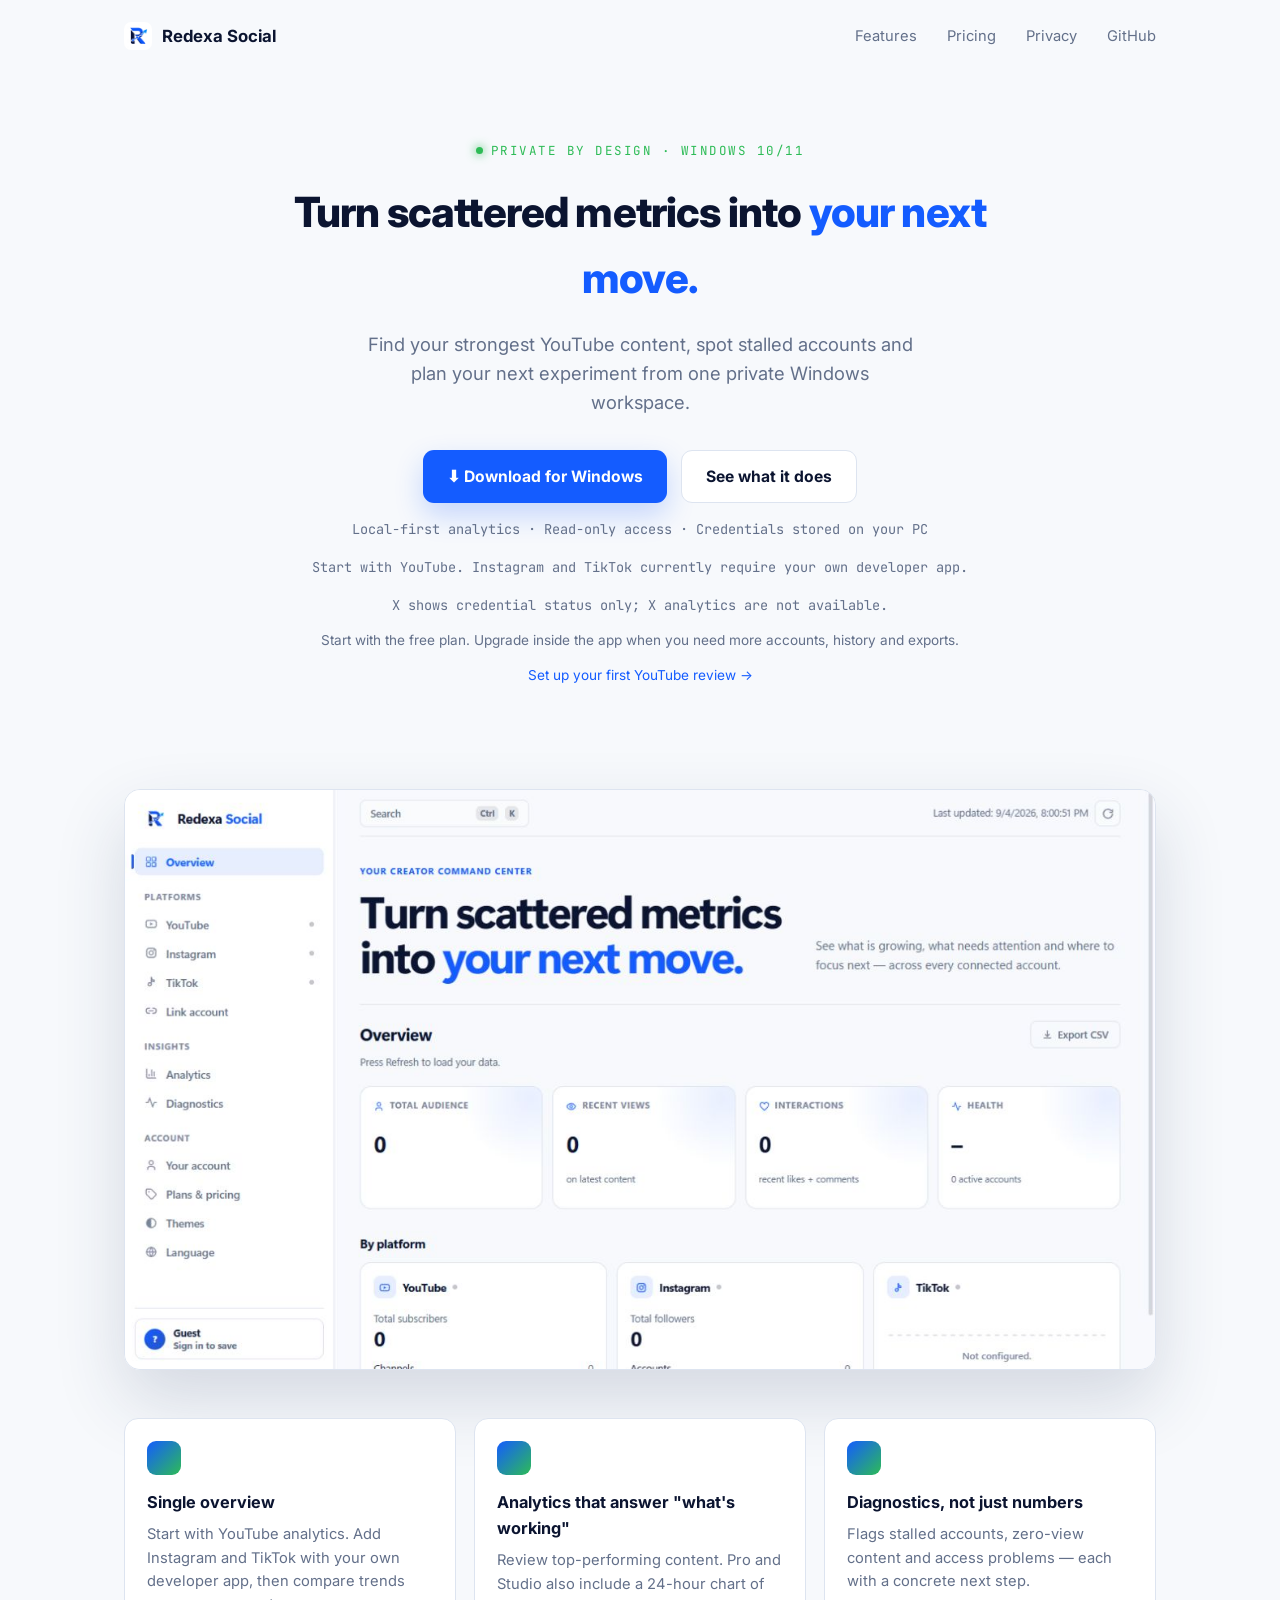
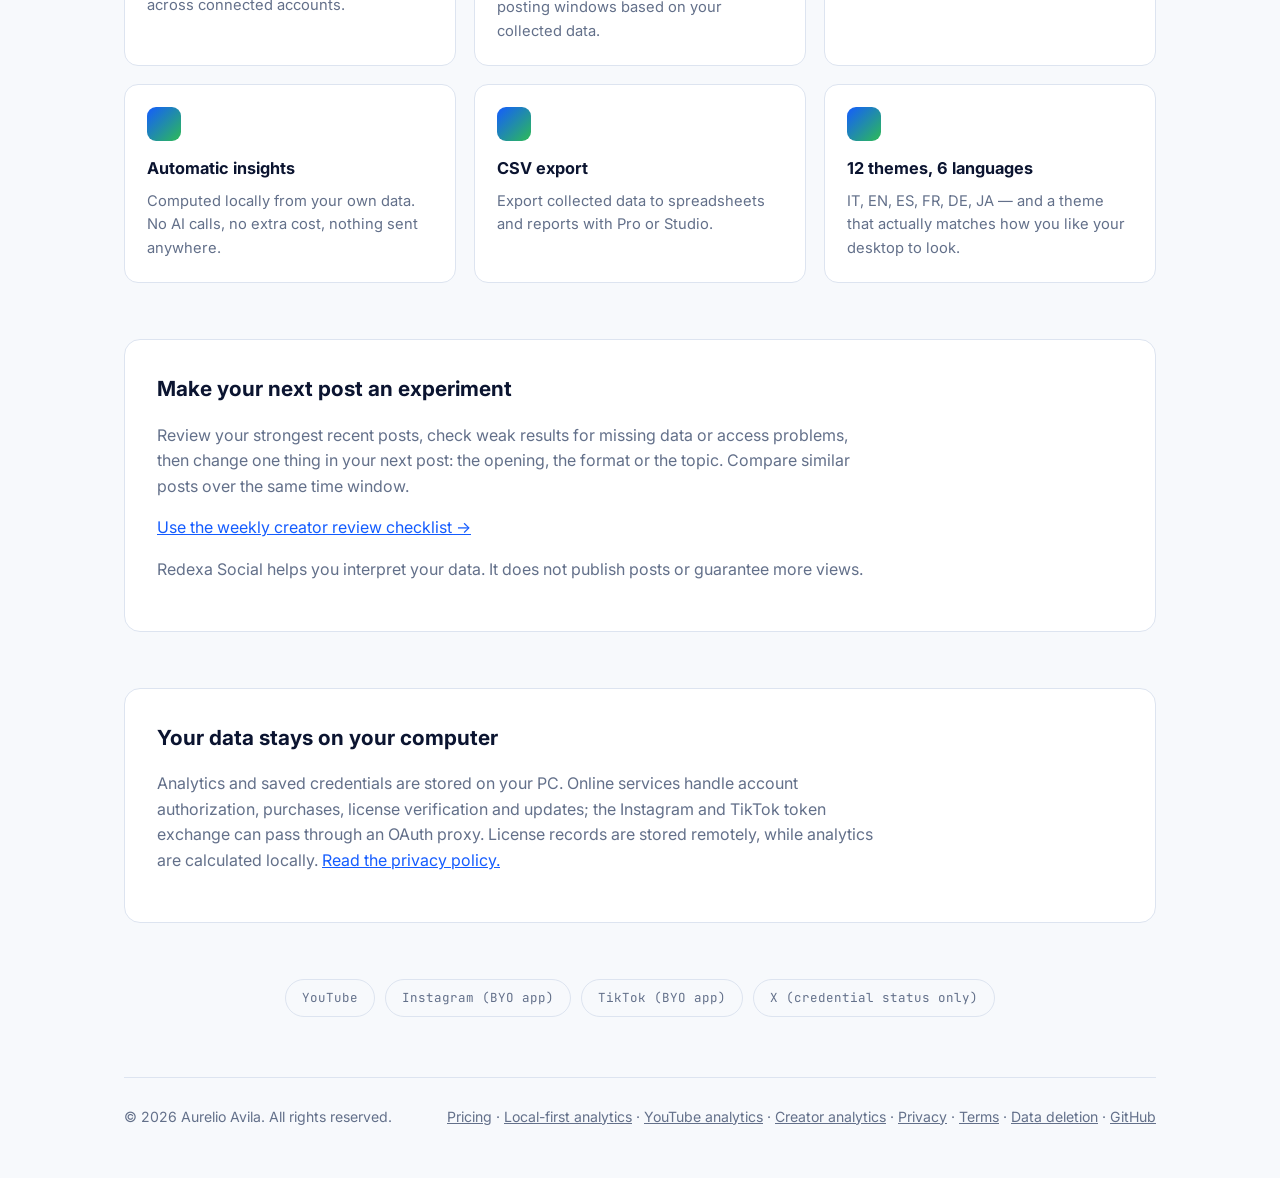
<file: docs/index.html>
<!doctype html>
<html lang="en">
<head>
<meta charset="utf-8">
<meta name="viewport" content="width=device-width, initial-scale=1">
<link rel="preconnect" href="https://fonts.googleapis.com">
<link rel="preconnect" href="https://fonts.gstatic.com" crossorigin>
<link href="https://fonts.googleapis.com/css2?family=Inter:wght@400;500;700;800&family=JetBrains+Mono:wght@500&display=swap" rel="stylesheet">
<link rel="icon" href="app-icon-1024.png" type="image/png">
<meta name="application-name" content="Redexa Social">
<meta name="description" content="Private YouTube analytics for Windows 10 and 11: find your strongest content and plan your next upload. Instagram and TikTok need your own developer app.">
<link rel="canonical" href="https://redexa.getcertsprint.com/">
<meta property="og:type" content="website">
<meta property="og:site_name" content="Redexa Social">
<meta property="og:title" content="Redexa Social — turn scattered metrics into your next move">
<meta property="og:description" content="Private YouTube analytics for Windows 10 and 11: find your strongest content and plan your next upload. Instagram and TikTok need your own developer app.">
<meta property="og:url" content="https://redexa.getcertsprint.com/">
<meta property="og:image" content="https://redexa.getcertsprint.com/redexa-social-overview.png"><meta property="og:image:width" content="1269"><meta property="og:image:height" content="714">
<meta name="twitter:card" content="summary_large_image">
<meta name="twitter:title" content="Redexa Social — your creator command center">
<meta name="twitter:description" content="Private YouTube analytics for Windows 10 and 11: find your strongest content and plan your next upload. Instagram and TikTok need your own developer app.">
<meta name="twitter:image" content="https://redexa.getcertsprint.com/redexa-social-overview.png">
<title>Redexa Social — Private Social Analytics for Windows</title>
<script type="application/ld+json">
{
  "@context": "https://schema.org",
  "@type": "SoftwareApplication",
  "name": "Redexa Social",
  "url": "https://redexa.getcertsprint.com/",
  "description": "Private YouTube analytics for Windows 10 and 11: find your strongest content and plan your next upload. Instagram and TikTok need your own developer app.",
  "applicationCategory": "BusinessApplication",
  "operatingSystem": "Windows 10, Windows 11",
  "downloadUrl": "https://redexa.getcertsprint.com/download",
  "image": "https://redexa.getcertsprint.com/redexa-social-overview.png",
  "sameAs": [
    "https://github.com/AurelioAvila/redexa-social"
  ],
  "author": { "@type": "Person", "name": "Aurelio Avila" },
  "softwareVersion": "1.12.0",
  "offers": [
    { "@type": "Offer", "name": "Free", "price": "0", "priceCurrency": "EUR" },
    { "@type": "Offer", "name": "Pro monthly", "price": "7.99", "priceCurrency": "EUR" },
    { "@type": "Offer", "name": "Pro yearly", "price": "49.99", "priceCurrency": "EUR" },
    { "@type": "Offer", "name": "Studio monthly", "price": "10.99", "priceCurrency": "EUR" },
    { "@type": "Offer", "name": "Studio yearly", "price": "69.99", "priceCurrency": "EUR" }
  ]
}
</script>
<style>
  :root {
    --bg: #f7f9fc; --panel: #ffffff; --panel-line: #dde4f0;
    --text: #0b1430; --muted: #63708a; --accent: #145cff; --accent2: #2dbb56;
  }
  * { box-sizing: border-box; }
  body {
    margin: 0; background: var(--bg); color: var(--text);
    font-family: "Inter", -apple-system, Segoe UI, Roboto, sans-serif;
    line-height: 1.6;
  }
  a { color: var(--accent); }
  .wrap { max-width: 1080px; margin: 0 auto; padding: 0 24px; }
  header.site { display: flex; align-items: center; justify-content: space-between; padding: 22px 0; }
  .brand { display: flex; align-items: center; gap: 10px; font-weight: 700; font-size: 1.05em; }
  .brand img { width: 28px; height: 28px; border-radius: 7px; }
  nav.site a { color: var(--muted); text-decoration: none; margin-left: 26px; font-size: 0.92em; }
  nav.site a:hover { color: var(--text); }
  .hero { padding: 56px 0 40px; text-align: center; }
  .eyebrow {
    font-family: "JetBrains Mono", ui-monospace, monospace; font-size: 12.5px;
    letter-spacing: 0.12em; text-transform: uppercase; color: var(--accent2);
    display: inline-flex; align-items: center; gap: 8px; margin-bottom: 18px;
  }
  .eyebrow .dot { width: 7px; height: 7px; border-radius: 50%; background: var(--accent2); box-shadow: 0 0 10px 1px color-mix(in srgb, var(--accent2) 70%, transparent); }
  h1 { font-size: 2.6em; font-weight: 800; letter-spacing: -0.02em; margin: 0 auto 18px; max-width: 720px; }
  h1 em { font-style: normal; color: var(--accent); }
  .sub { color: var(--muted); font-size: 1.15em; max-width: 560px; margin: 0 auto 32px; }
  .cta-row { display: flex; justify-content: center; gap: 14px; flex-wrap: wrap; }
  .btn { display: inline-flex; align-items: center; gap: 8px; padding: 13px 24px; border-radius: 11px; font-weight: 700; font-size: 0.98em; text-decoration: none; }
  .btn.primary { background: var(--accent); color: #fff; box-shadow: 0 12px 28px rgba(20,92,255,.22); }
  .btn.ghost { background: var(--panel); color: var(--text); border: 1px solid var(--panel-line); }
  .tipline { margin-top: 10px; color: var(--muted); font-size: 0.85em; }
  .tipline a { color: var(--accent); text-decoration: none; border-bottom: 1px solid transparent; }
  .tipline a:hover { border-bottom-color: currentColor; }
  .fineprint { margin-top: 16px; color: var(--muted); font-size: 0.85em; font-family: "JetBrains Mono", ui-monospace, monospace; }
  .shot { margin: 48px 0; border-radius: 16px; overflow: hidden; border: 1px solid var(--panel-line); box-shadow: 0 30px 70px rgba(31,48,86,.16); }
  .shot img { display: block; width: 100%; height: auto; }
  .grid { display: grid; grid-template-columns: repeat(3, 1fr); gap: 18px; margin: 20px 0 56px; }
  .card { background: var(--panel); border: 1px solid var(--panel-line); border-radius: 14px; padding: 22px; }
  .card .glyph { width: 34px; height: 34px; border-radius: 9px; background: linear-gradient(135deg, var(--accent), var(--accent2)); margin-bottom: 14px; }
  .card h3 { margin: 0 0 8px; font-size: 1.02em; }
  .card p { margin: 0; color: var(--muted); font-size: 0.92em; }
  .trust { background: var(--panel); border: 1px solid var(--panel-line); border-radius: 16px; padding: 32px; margin: 0 0 56px; }
  .trust h2 { margin-top: 0; font-size: 1.3em; }
  .trust p { color: var(--muted); max-width: 720px; }
  .platforms { display: flex; gap: 10px; flex-wrap: wrap; justify-content: center; margin: 0 0 60px; }
  .platforms span {
    font-family: "JetBrains Mono", ui-monospace, monospace; font-size: 12.5px;
    padding: 8px 16px; border-radius: 999px; background: rgba(255,255,255,0.05); border: 1px solid var(--panel-line); color: var(--muted);
  }
  footer.site { border-top: 1px solid var(--panel-line); padding: 28px 0 50px; color: var(--muted); font-size: 0.88em; display: flex; justify-content: space-between; flex-wrap: wrap; gap: 12px; }
  footer.site a { color: var(--muted); text-decoration: underline; }
  @media (max-width: 720px) {
    .grid { grid-template-columns: 1fr; }
    h1 { font-size: 2em; }
  }
</style>
</head>
<body>
<div class="wrap">
  <header class="site">
    <div class="brand"><img src="app-icon-1024.png" alt="" width="32" height="32" decoding="async"><span>Redexa Social</span></div>
    <nav class="site">
      <a href="#features">Features</a>
      <a href="pricing.html">Pricing</a>
      <a href="#privacy">Privacy</a>
      <a href="https://github.com/AurelioAvila/redexa-social">GitHub</a>
    </nav>
  </header>

  <main>
  <section class="hero">
    <p class="eyebrow"><span class="dot"></span>Private by design · Windows 10/11</p>
    <h1>Turn scattered metrics into <em>your next move.</em></h1>
    <p class="sub">Find your strongest YouTube content, spot stalled accounts and plan your next experiment from one private Windows workspace.</p>
    <div class="cta-row">
      <a class="btn primary" href="https://redexa.getcertsprint.com/download">⬇ Download for Windows</a>
      <a class="btn ghost" href="#features">See what it does</a>
    </div>
    <p class="fineprint">Local-first analytics · Read-only access · Credentials stored on your PC</p>
    <p class="fineprint">Start with YouTube. Instagram and TikTok currently require your own developer app.</p>
    <p class="fineprint">X shows credential status only; X analytics are not available.</p>
    <p class="tipline">Start with the free plan. Upgrade inside the app when you need more accounts, history and exports.</p>
    <p class="tipline"><a href="getting-started.html">Set up your first YouTube review →</a></p>
  </section>

  <div class="shot"><img src="screenshots/overview.png" width="1269" height="714" fetchpriority="high" decoding="async" alt="Redexa Social overview showing total audience, recent views, interactions and per-platform performance"></div>

  <section id="features" class="grid">
    <div class="card">
      <div class="glyph"></div>
      <h3>Single overview</h3>
      <p>Start with YouTube analytics. Add Instagram and TikTok with your own developer app, then compare trends across connected accounts.</p>
    </div>
    <div class="card">
      <div class="glyph"></div>
      <h3>Analytics that answer "what's working"</h3>
      <p>Review top-performing content. Pro and Studio also include a 24-hour chart of posting windows based on your collected data.</p>
    </div>
    <div class="card">
      <div class="glyph"></div>
      <h3>Diagnostics, not just numbers</h3>
      <p>Flags stalled accounts, zero-view content and access problems — each with a concrete next step.</p>
    </div>
    <div class="card">
      <div class="glyph"></div>
      <h3>Automatic insights</h3>
      <p>Computed locally from your own data. No AI calls, no extra cost, nothing sent anywhere.</p>
    </div>
    <div class="card">
      <div class="glyph"></div>
      <h3>CSV export</h3>
      <p>Export collected data to spreadsheets and reports with Pro or Studio.</p>
    </div>
    <div class="card">
      <div class="glyph"></div>
      <h3>12 themes, 6 languages</h3>
      <p>IT, EN, ES, FR, DE, JA — and a theme that actually matches how you like your desktop to look.</p>
    </div>
  </section>

  <section class="trust" aria-labelledby="weekly-review">
    <h2 id="weekly-review">Make your next post an experiment</h2>
    <p>Review your strongest recent posts, check weak results for missing data or access problems, then change one thing in your next post: the opening, the format or the topic. Compare similar posts over the same time window.</p>
    <p><a href="weekly-social-media-review.html">Use the weekly creator review checklist →</a></p>
    <p>Redexa Social helps you interpret your data. It does not publish posts or guarantee more views.</p>
  </section>
  <section id="privacy" class="trust">
    <h2>Your data stays on your computer</h2>
    <p>Analytics and saved credentials are stored on your PC. Online services handle account authorization, purchases, license verification and updates; the Instagram and TikTok token exchange can pass through an OAuth proxy. License records are stored remotely, while analytics are calculated locally. <a href="privacy.html">Read the privacy policy.</a></p>
  </section>

  <div class="platforms">
    <span>YouTube</span><span>Instagram (BYO app)</span><span>TikTok (BYO app)</span><span>X (credential status only)</span>
  </div>
  </main>

  <footer class="site">
    <span>© 2026 Aurelio Avila. All rights reserved.</span>
    <span><a href="pricing.html">Pricing</a> · <a href="local-first-social-media-analytics.html">Local-first analytics</a> · <a href="youtube-analytics-dashboard.html">YouTube analytics</a> · <a href="multi-platform-creator-analytics.html">Creator analytics</a> · <a href="privacy.html">Privacy</a> · <a href="terms.html">Terms</a> · <a href="data-deletion.html">Data deletion</a> · <a href="https://github.com/AurelioAvila/redexa-social">GitHub</a></span>
  </footer>
</div>
</body>
</html>
</file>
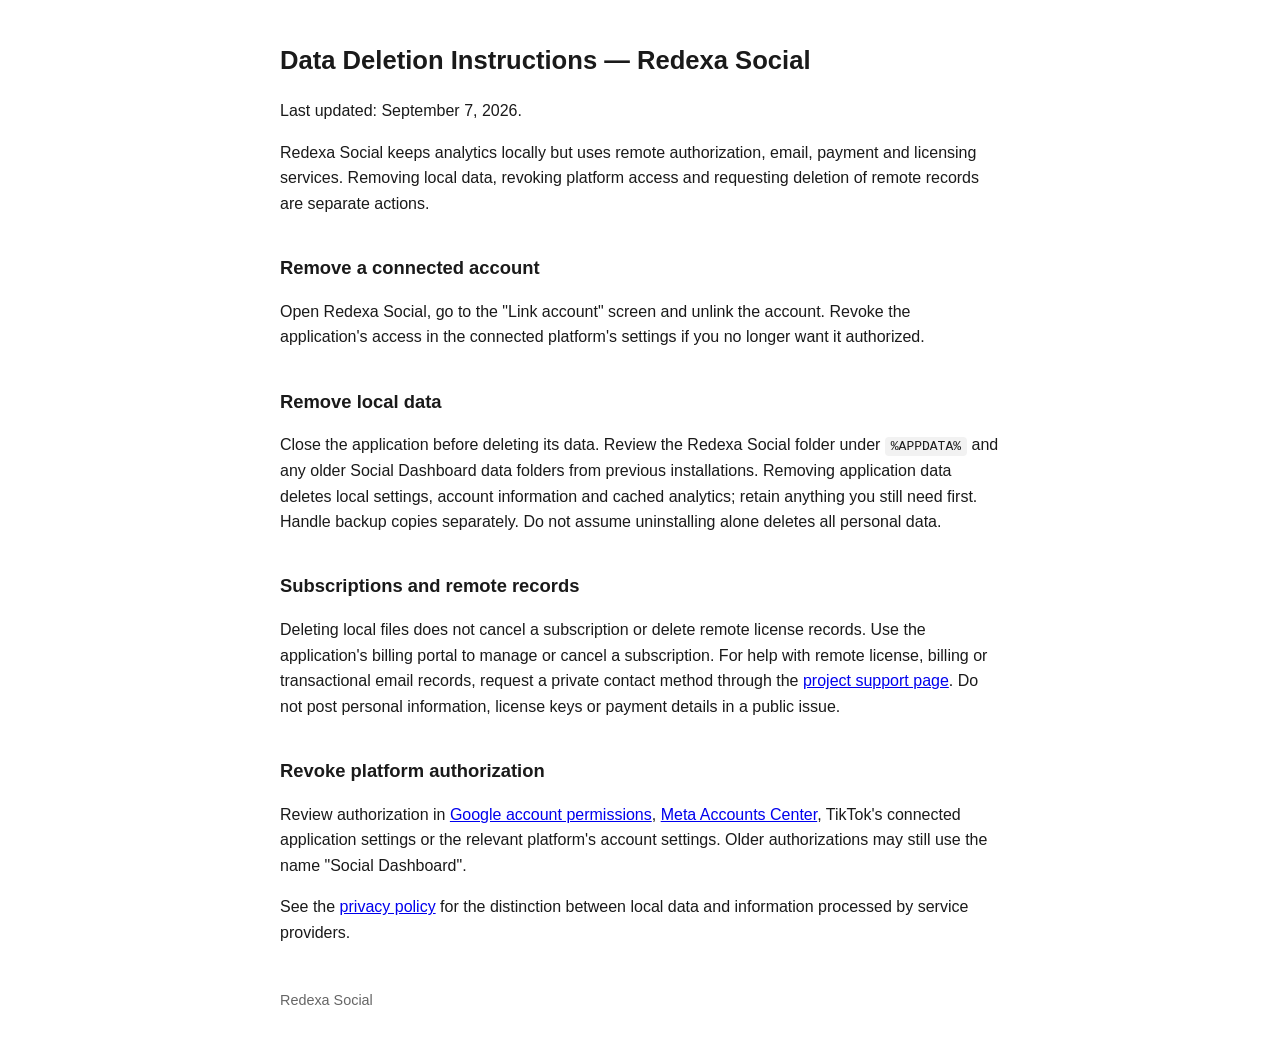
<file: docs/data-deletion.html>
<!doctype html>
<html lang="en">
<head>
<meta charset="utf-8">
<meta name="viewport" content="width=device-width, initial-scale=1">
<title>How to delete your Redexa Social data</title>
<meta name="description" content="Remove local Redexa Social data on Windows, unlink a connected account, revoke platform authorization and request deletion of remote licence records.">
<link rel="canonical" href="https://redexa.getcertsprint.com/data-deletion">
<style>
  body { font-family: -apple-system, Segoe UI, Roboto, sans-serif; max-width: 720px; margin: 40px auto; padding: 0 20px; line-height: 1.6; color: #1a1a1a; }
  h1 { font-size: 1.6em; }
  h2 { font-size: 1.15em; margin-top: 2em; }
  code { background: #f2f2f2; padding: 2px 6px; border-radius: 4px; }
  ol, ul { padding-left: 1.4em; }
  footer { margin-top: 3em; font-size: 0.9em; color: #666; }
</style>
</head>
<body>
<h1>Data Deletion Instructions — Redexa Social</h1>
<p>Last updated: September 7, 2026.</p>
<p>Redexa Social keeps analytics locally but uses remote authorization, email, payment and licensing services. Removing local data, revoking platform access and requesting deletion of remote records are separate actions.</p>
<h2>Remove a connected account</h2>
<p>Open Redexa Social, go to the &quot;Link account&quot; screen and unlink the account. Revoke the application's access in the connected platform's settings if you no longer want it authorized.</p>
<h2>Remove local data</h2>
<p>Close the application before deleting its data. Review the Redexa Social folder under <code>%APPDATA%</code> and any older Social Dashboard data folders from previous installations. Removing application data deletes local settings, account information and cached analytics; retain anything you still need first. Handle backup copies separately. Do not assume uninstalling alone deletes all personal data.</p>
<h2>Subscriptions and remote records</h2>
<p>Deleting local files does not cancel a subscription or delete remote license records. Use the application's billing portal to manage or cancel a subscription. For help with remote license, billing or transactional email records, request a private contact method through the <a href="https://github.com/AurelioAvila/redexa-social/issues">project support page</a>. Do not post personal information, license keys or payment details in a public issue.</p>
<h2>Revoke platform authorization</h2>
<p>Review authorization in <a href="https://myaccount.google.com/permissions">Google account permissions</a>, <a href="https://accountscenter.instagram.com/">Meta Accounts Center</a>, TikTok's connected application settings or the relevant platform's account settings. Older authorizations may still use the name &quot;Social Dashboard&quot;.</p>
<p>See the <a href="https://redexa.getcertsprint.com/privacy">privacy policy</a> for the distinction between local data and information processed by service providers.</p>

<footer>Redexa Social</footer>
</body>
</html>
</file>
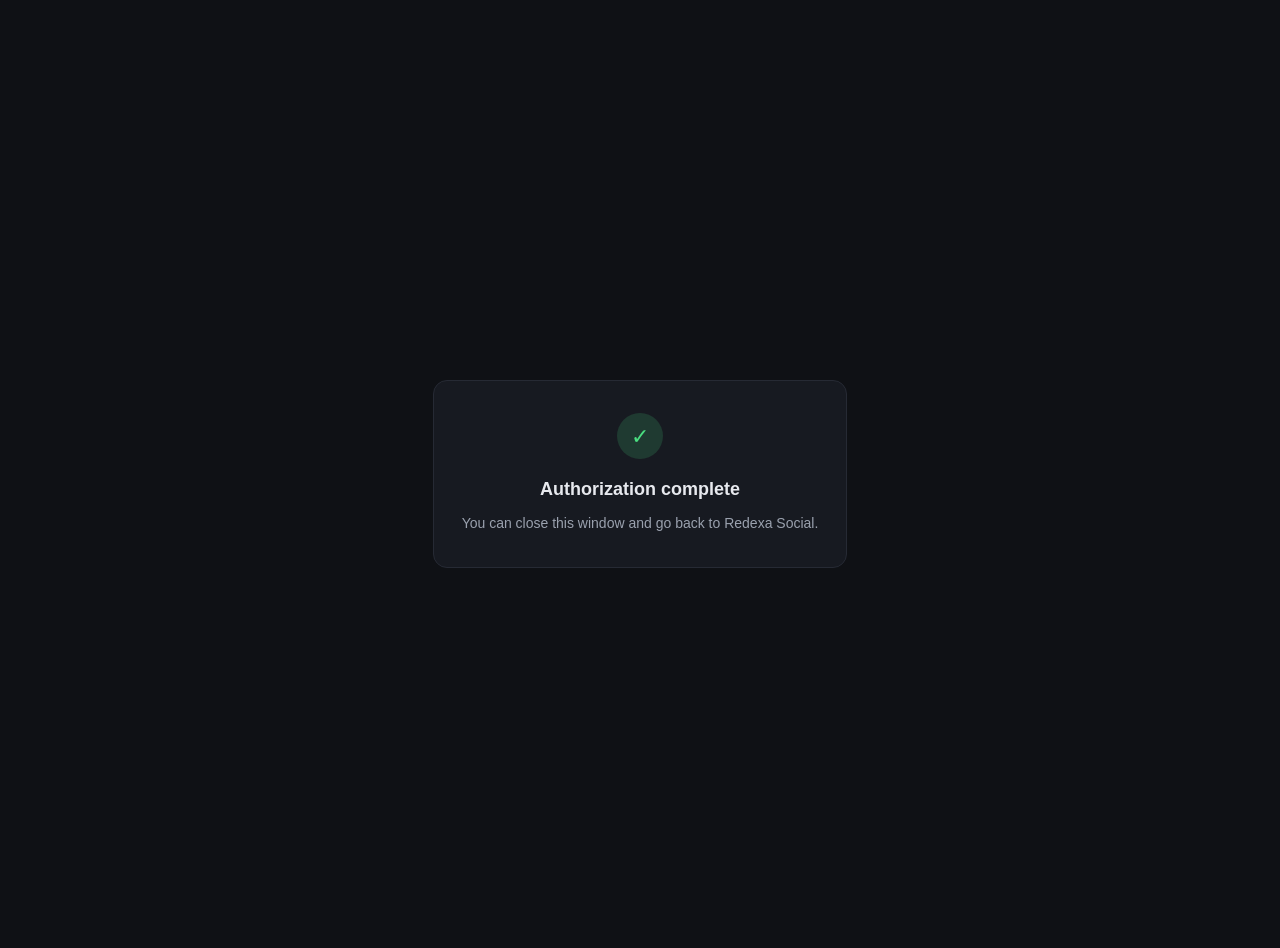
<file: docs/instagram-callback.html>
<!doctype html>
<html lang="en">
<head>
<meta charset="utf-8">
<meta name="viewport" content="width=device-width, initial-scale=1">
<meta name="robots" content="noindex">
<title>Authorization complete — Redexa Social</title>
<!--
  Instagram authorization landing page.

  Must stay deliberately dumb: no router, no redirect, no script touching
  the URL. The desktop app reads the `code` parameter from this window's
  address bar, so any client-side rewrite would lose the code and leave
  the connection hanging.

  The code is never shown or sent anywhere: it stays in the URL, which
  only ever lives inside the app's own window.
-->
<style>
  :root { color-scheme: dark; }
  body {
    margin: 0; min-height: 100vh;
    display: flex; align-items: center; justify-content: center;
    background: #0f1115; color: #e7e9ee;
    font: 15px/1.6 -apple-system, "Segoe UI", Roboto, Helvetica, Arial, sans-serif;
    padding: 24px;
  }
  .card {
    max-width: 380px; text-align: center;
    background: #171a21; border: 1px solid #262a34;
    border-radius: 14px; padding: 32px 28px;
  }
  .mark {
    width: 46px; height: 46px; margin: 0 auto 16px;
    display: flex; align-items: center; justify-content: center;
    border-radius: 50%; background: rgba(74, 222, 128, .16);
    color: #4ade80; font-size: 22px;
  }
  h1 { margin: 0 0 8px; font-size: 18px; }
  p { margin: 0; color: #9aa1ae; font-size: 14px; }
</style>
</head>
<body>
  <div class="card">
    <div class="mark">✓</div>
    <h1>Authorization complete</h1>
    <p>You can close this window and go back to Redexa Social.</p>
  </div>
</body>
</html>
</file>
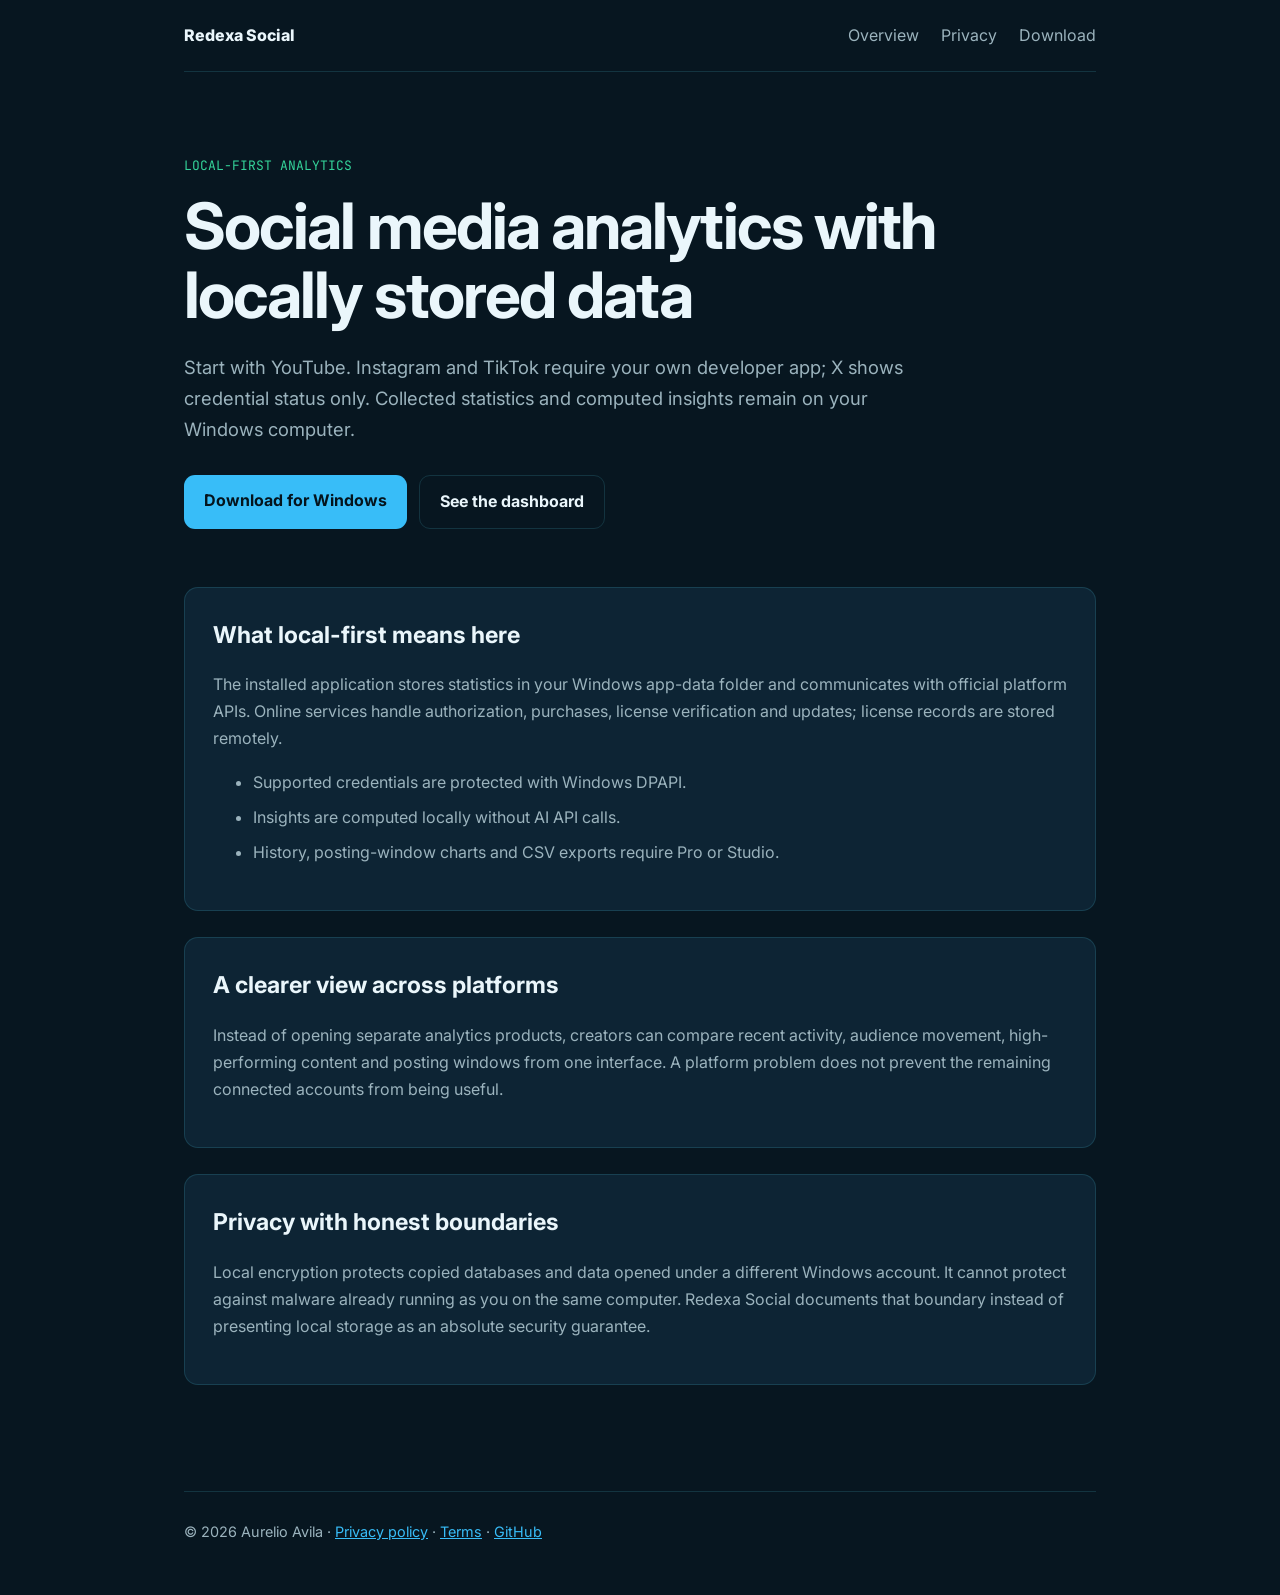
<file: docs/local-first-social-media-analytics.html>
<!doctype html><html lang="en"><head><meta charset="utf-8"><meta name="viewport" content="width=device-width,initial-scale=1">
<title>Local-first social media analytics | Redexa Social</title>
<meta name="description" content="A Windows analytics workspace that keeps creator metrics and DPAPI-encrypted credentials on your own computer instead of a vendor cloud database.">
<link rel="canonical" href="https://redexa.getcertsprint.com/local-first-social-media-analytics">
<meta property="og:type" content="article"><meta property="og:title" content="Local-First Social Media Analytics for Windows"><meta property="og:description" content="A Windows analytics workspace that keeps creator metrics and DPAPI-encrypted credentials on your own computer instead of a vendor cloud database."><meta property="og:url" content="https://redexa.getcertsprint.com/local-first-social-media-analytics"><meta property="og:image" content="https://redexa.getcertsprint.com/redexa-social-overview.png"><meta property="og:image:width" content="1269"><meta property="og:image:height" content="714">
<link rel="stylesheet" href="guide.css"><link rel="icon" href="app-icon-1024.png"><link rel="preconnect" href="https://fonts.googleapis.com"><link rel="preconnect" href="https://fonts.gstatic.com" crossorigin><link href="https://fonts.googleapis.com/css2?family=Inter:wght@400;500;700;800&family=JetBrains+Mono:wght@500&display=swap" rel="stylesheet">
</head><body><div class="wrap"><header><a class="brand" href="index.html">Redexa Social</a><nav><a href="index.html">Overview</a><a href="privacy.html">Privacy</a><a href="https://redexa.getcertsprint.com/download">Download</a></nav></header><main>
<p class="label">LOCAL-FIRST ANALYTICS</p><h1>Social media analytics with locally stored data</h1><p class="lead">Start with YouTube. Instagram and TikTok require your own developer app; X shows credential status only. Collected statistics and computed insights remain on your Windows computer.</p><div class="actions"><a class="button" href="https://redexa.getcertsprint.com/download">Download for Windows</a><a class="button secondary" href="index.html">See the dashboard</a></div>
<section><h2>What local-first means here</h2><p>The installed application stores statistics in your Windows app-data folder and communicates with official platform APIs. Online services handle authorization, purchases, license verification and updates; license records are stored remotely.</p><ul><li>Supported credentials are protected with Windows DPAPI.</li><li>Insights are computed locally without AI API calls.</li><li>History, posting-window charts and CSV exports require Pro or Studio.</li></ul></section>
<section><h2>A clearer view across platforms</h2><p>Instead of opening separate analytics products, creators can compare recent activity, audience movement, high-performing content and posting windows from one interface. A platform problem does not prevent the remaining connected accounts from being useful.</p></section>
<section><h2>Privacy with honest boundaries</h2><p>Local encryption protects copied databases and data opened under a different Windows account. It cannot protect against malware already running as you on the same computer. Redexa Social documents that boundary instead of presenting local storage as an absolute security guarantee.</p></section>
</main><footer>© 2026 Aurelio Avila · <a href="privacy.html">Privacy policy</a> · <a href="terms.html">Terms</a> · <a href="https://github.com/AurelioAvila/redexa-social">GitHub</a></footer></div></body></html>
</file>
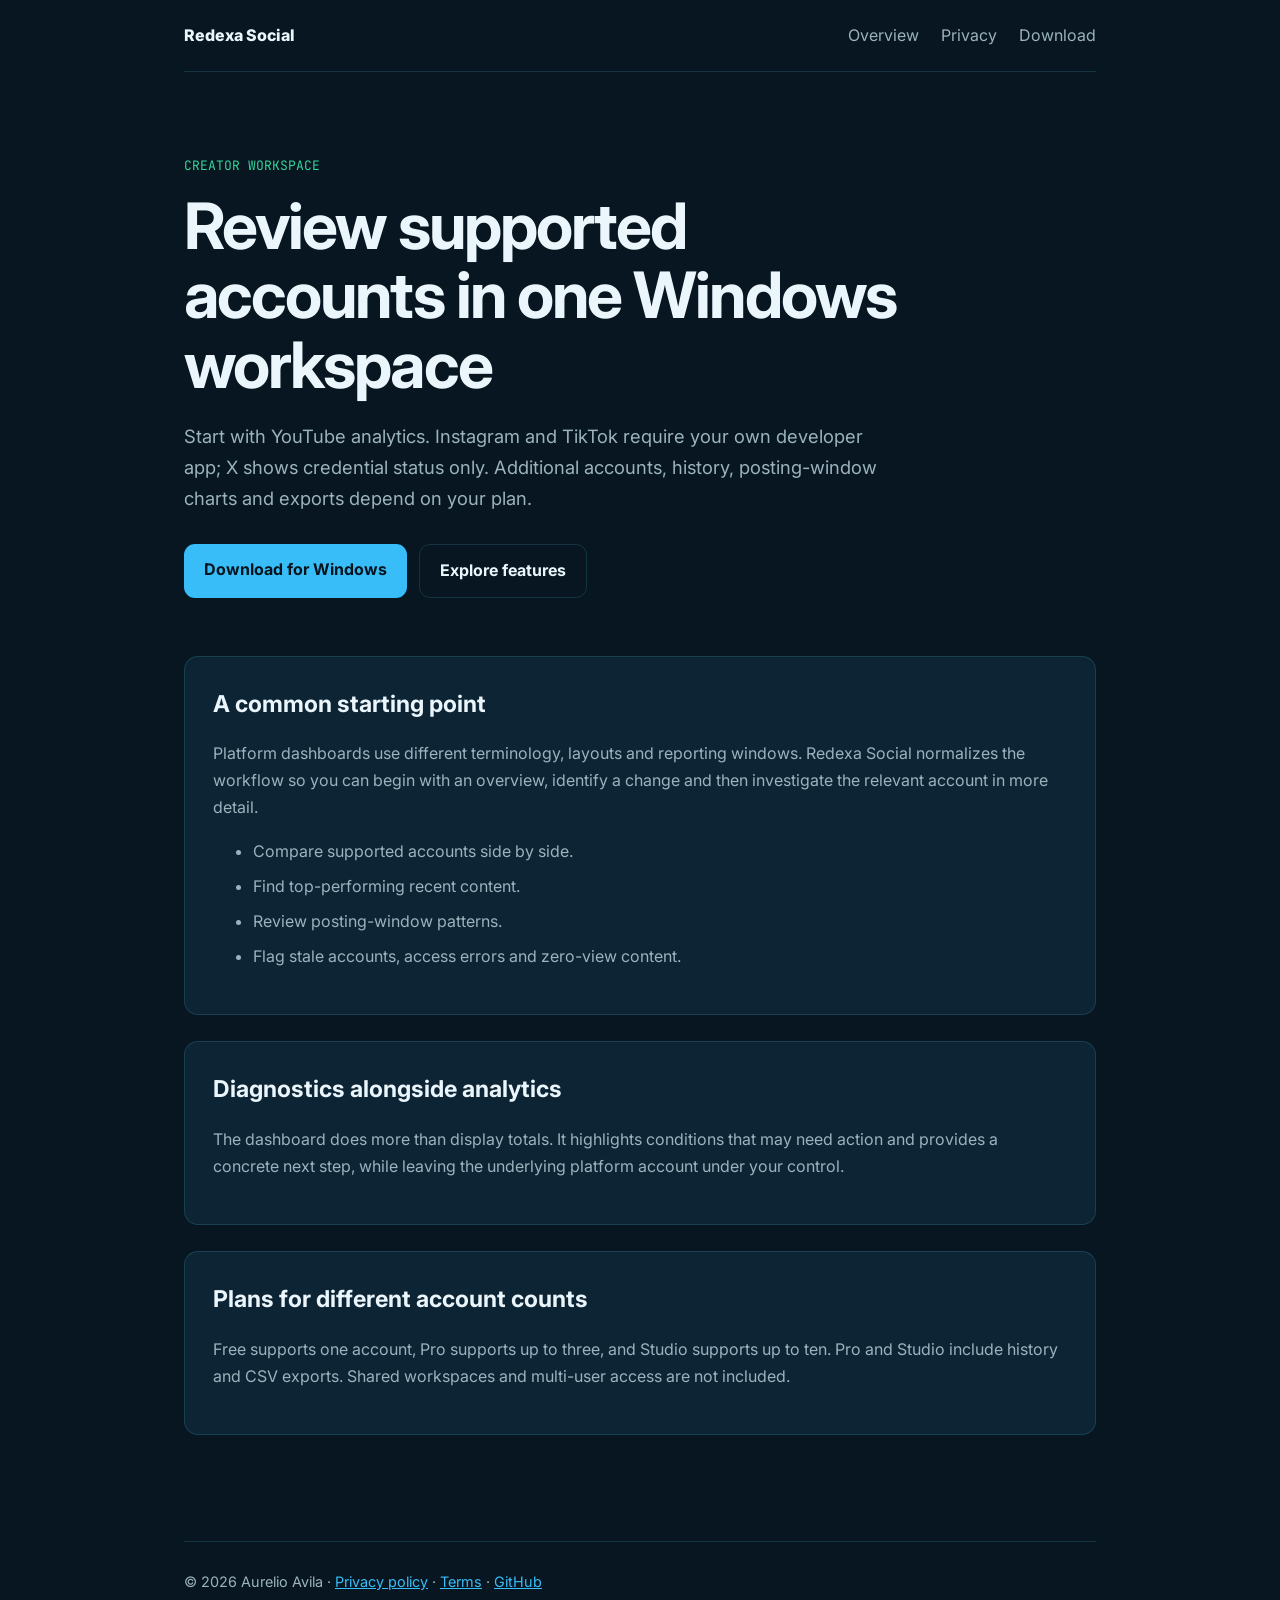
<file: docs/multi-platform-creator-analytics.html>
<!doctype html><html lang="en"><head><meta charset="utf-8"><meta name="viewport" content="width=device-width,initial-scale=1">
<title>Multi-platform creator analytics | Redexa Social</title>
<meta name="description" content="Review your supported social accounts in one Windows workspace. Start with YouTube; Instagram and TikTok need your own developer app, X shows status only.">
<link rel="canonical" href="https://redexa.getcertsprint.com/multi-platform-creator-analytics">
<meta property="og:type" content="article"><meta property="og:title" content="Multi-Platform Creator Analytics for Windows"><meta property="og:description" content="Review your supported social accounts in one Windows workspace. Start with YouTube; Instagram and TikTok need your own developer app, X shows status only."><meta property="og:url" content="https://redexa.getcertsprint.com/multi-platform-creator-analytics"><meta property="og:image" content="https://redexa.getcertsprint.com/redexa-social-overview.png"><meta property="og:image:width" content="1269"><meta property="og:image:height" content="714">
<link rel="stylesheet" href="guide.css"><link rel="icon" href="app-icon-1024.png"><link rel="preconnect" href="https://fonts.googleapis.com"><link rel="preconnect" href="https://fonts.gstatic.com" crossorigin><link href="https://fonts.googleapis.com/css2?family=Inter:wght@400;500;700;800&family=JetBrains+Mono:wght@500&display=swap" rel="stylesheet">
</head><body><div class="wrap"><header><a class="brand" href="index.html">Redexa Social</a><nav><a href="index.html">Overview</a><a href="privacy.html">Privacy</a><a href="https://redexa.getcertsprint.com/download">Download</a></nav></header><main>
<p class="label">CREATOR WORKSPACE</p><h1>Review supported accounts in one Windows workspace</h1><p class="lead">Start with YouTube analytics. Instagram and TikTok require your own developer app; X shows credential status only. Additional accounts, history, posting-window charts and exports depend on your plan.</p><div class="actions"><a class="button" href="https://redexa.getcertsprint.com/download">Download for Windows</a><a class="button secondary" href="index.html">Explore features</a></div>
<section><h2>A common starting point</h2><p>Platform dashboards use different terminology, layouts and reporting windows. Redexa Social normalizes the workflow so you can begin with an overview, identify a change and then investigate the relevant account in more detail.</p><ul><li>Compare supported accounts side by side.</li><li>Find top-performing recent content.</li><li>Review posting-window patterns.</li><li>Flag stale accounts, access errors and zero-view content.</li></ul></section>
<section><h2>Diagnostics alongside analytics</h2><p>The dashboard does more than display totals. It highlights conditions that may need action and provides a concrete next step, while leaving the underlying platform account under your control.</p></section>
<section><h2>Plans for different account counts</h2><p>Free supports one account, Pro supports up to three, and Studio supports up to ten. Pro and Studio include history and CSV exports. Shared workspaces and multi-user access are not included.</p></section>
</main><footer>© 2026 Aurelio Avila · <a href="privacy.html">Privacy policy</a> · <a href="terms.html">Terms</a> · <a href="https://github.com/AurelioAvila/redexa-social">GitHub</a></footer></div></body></html>
</file>
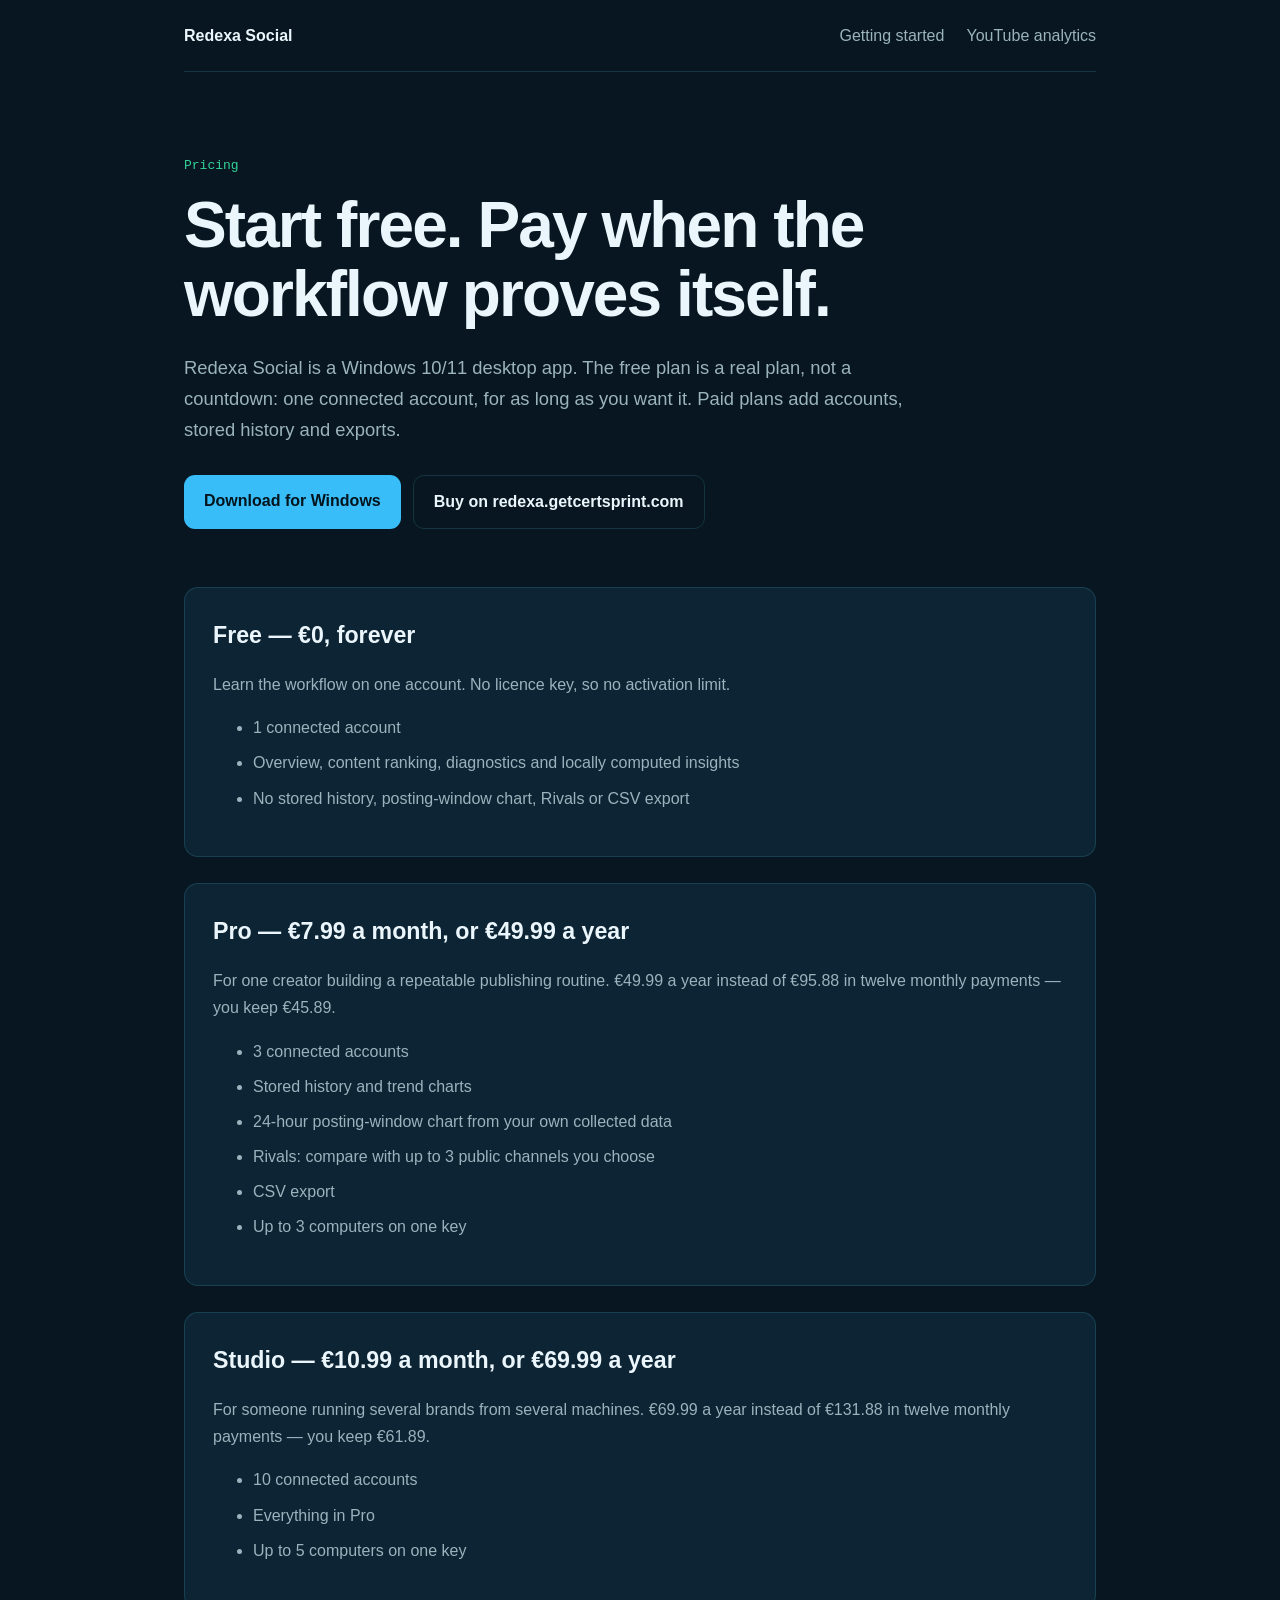
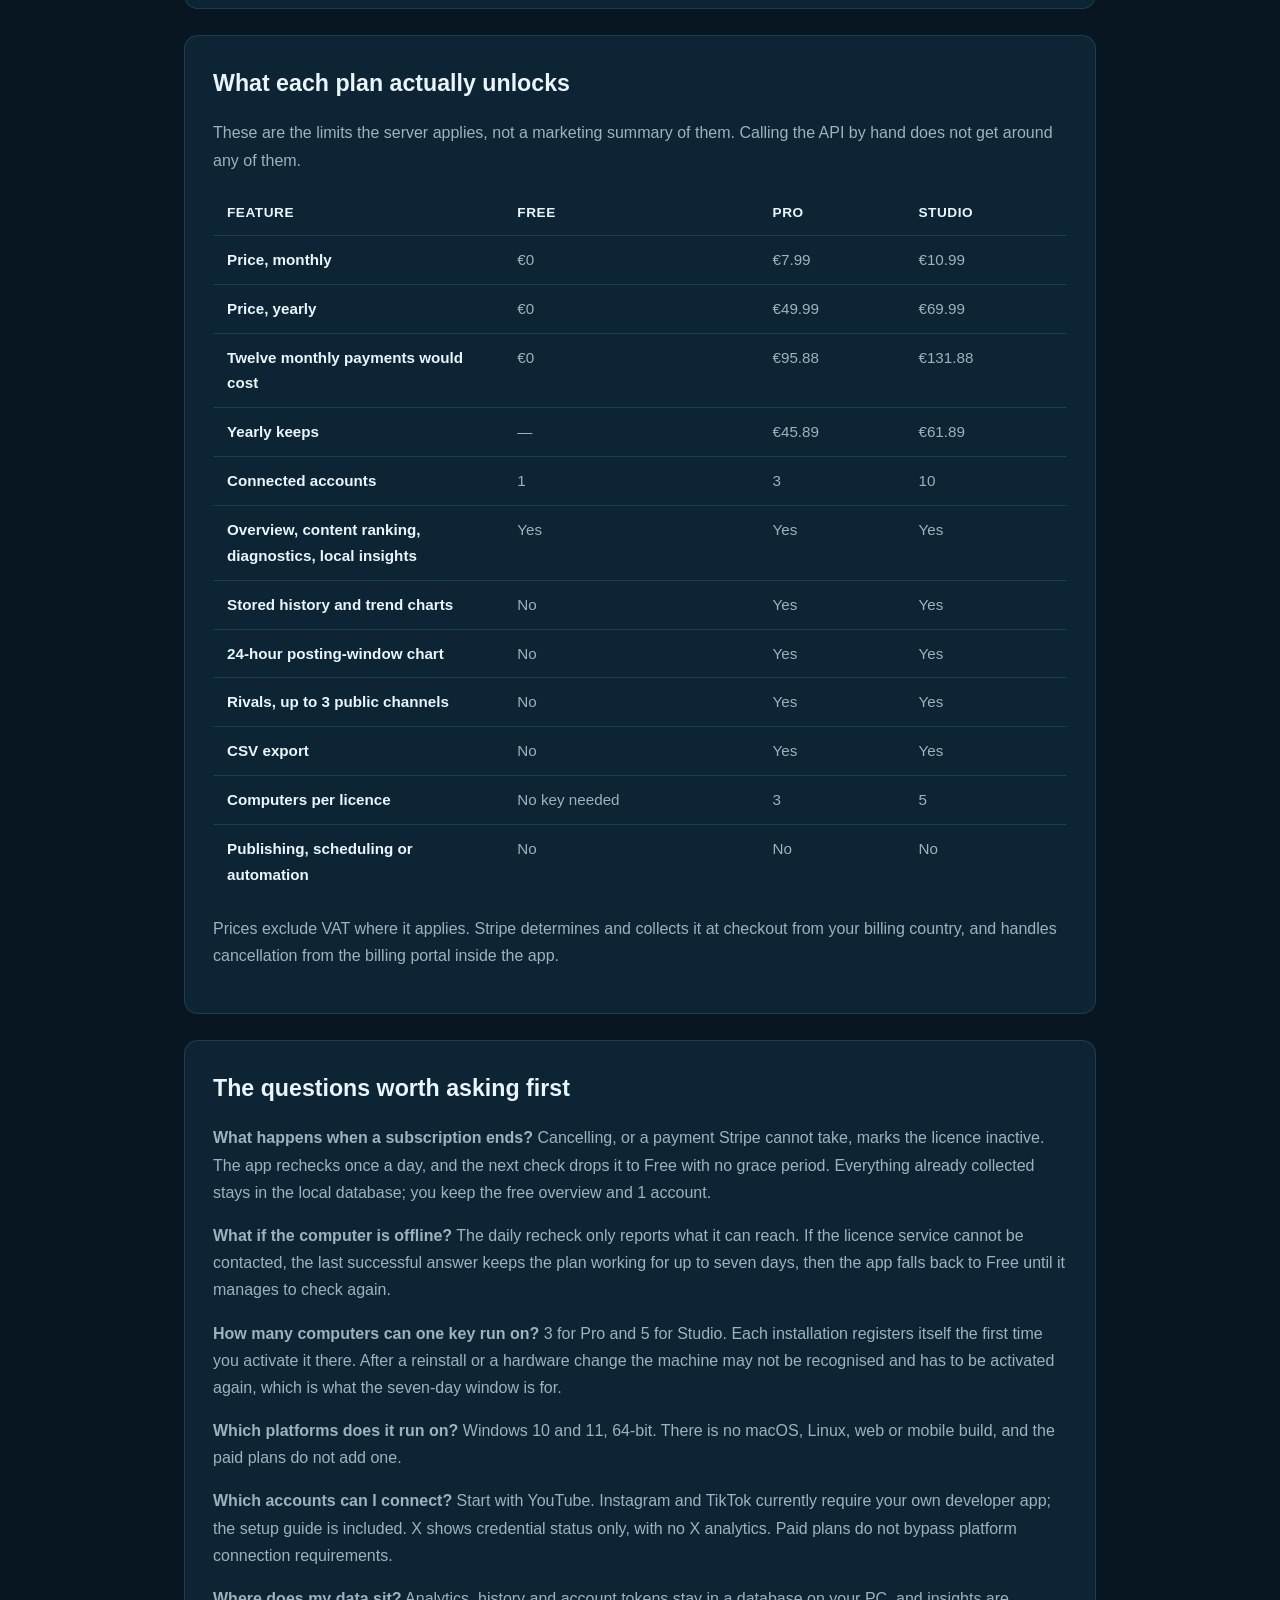
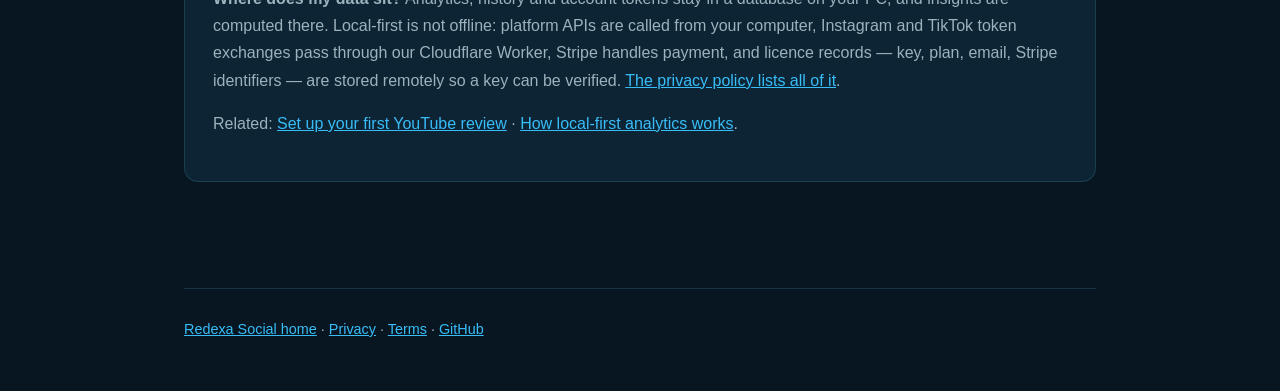
<file: docs/pricing.html>
<!doctype html>
<html lang="en"><head>
<meta charset="utf-8"><meta name="viewport" content="width=device-width, initial-scale=1">
<title>Redexa Social pricing: Free, Pro and Studio plans</title>
<meta name="description" content="Compare Redexa Social plans for Windows: Free with one account, Pro €7.99 a month for three, Studio €10.99 for ten. Yearly billing costs €49.99 and €69.99.">
<link rel="canonical" href="https://redexa.getcertsprint.com/pricing">
<meta property="og:type" content="website"><meta property="og:site_name" content="Redexa Social">
<meta property="og:title" content="Redexa Social pricing — Free, Pro and Studio">
<meta property="og:description" content="Compare Redexa Social plans for Windows: Free with one account, Pro €7.99 a month for three, Studio €10.99 for ten. Yearly billing costs €49.99 and €69.99.">
<meta property="og:url" content="https://redexa.getcertsprint.com/pricing">
<meta property="og:image" content="https://redexa.getcertsprint.com/redexa-social-overview.png"><meta property="og:image:width" content="1269"><meta property="og:image:height" content="714">
<meta name="twitter:card" content="summary_large_image">
<meta name="twitter:title" content="Redexa Social pricing — Free, Pro and Studio">
<meta name="twitter:description" content="Compare Redexa Social plans for Windows: Free with one account, Pro €7.99 a month for three, Studio €10.99 for ten. Yearly billing costs €49.99 and €69.99.">
<meta name="twitter:image" content="https://redexa.getcertsprint.com/redexa-social-overview.png">
<script type="application/ld+json">
{
  "@context": "https://schema.org",
  "@type": "Product",
  "name": "Redexa Social",
  "description": "Compare Redexa Social plans for Windows: Free with one account, Pro €7.99 a month for three, Studio €10.99 for ten. Yearly billing costs €49.99 and €69.99.",
  "image": "https://redexa.getcertsprint.com/redexa-social-overview.png",
  "url": "https://redexa.getcertsprint.com/pricing",
  "brand": { "@type": "Brand", "name": "Redexa Social" },
  "offers": [
    { "@type": "Offer", "name": "Free", "price": "0", "priceCurrency": "EUR" },
    { "@type": "Offer", "name": "Pro monthly", "price": "7.99", "priceCurrency": "EUR" },
    { "@type": "Offer", "name": "Pro yearly", "price": "49.99", "priceCurrency": "EUR" },
    { "@type": "Offer", "name": "Studio monthly", "price": "10.99", "priceCurrency": "EUR" },
    { "@type": "Offer", "name": "Studio yearly", "price": "69.99", "priceCurrency": "EUR" }
  ]
}
</script>
<link rel="stylesheet" href="guide.css"><link rel="icon" href="app-icon-1024.png">
<style>
  .compare-wrap { overflow-x:auto; }
  table.compare { width:100%; min-width:620px; border-collapse:collapse; }
  .compare th, .compare td { padding:11px 14px; border-bottom:1px solid var(--line); text-align:left; font-size:.95rem; vertical-align:top; }
  .compare thead th { color:var(--text); font-size:.85rem; letter-spacing:.04em; text-transform:uppercase; }
  .compare tbody th { color:var(--text); font-weight:600; width:34%; }
  .compare td { color:var(--muted); }
  .compare tbody tr:last-child th, .compare tbody tr:last-child td { border-bottom:0; }
</style>
</head><body><div class="wrap"><header><a class="brand" href="./">Redexa Social</a><nav><a href="getting-started.html">Getting started</a><a href="youtube-analytics-dashboard.html">YouTube analytics</a></nav></header>
<main><p class="label">Pricing</p>
<h1>Start free. Pay when the workflow proves itself.</h1>
<p class="lead">Redexa Social is a Windows 10/11 desktop app. The free plan is a real plan, not a countdown: one connected account, for as long as you want it. Paid plans add accounts, stored history and exports.</p>
<div class="actions"><a class="button" href="https://redexa.getcertsprint.com/download">Download for Windows</a><a class="button secondary" href="https://redexa.getcertsprint.com/pricing">Buy on redexa.getcertsprint.com</a></div>

<section><h2>Free — €0, forever</h2>
<p>Learn the workflow on one account. No licence key, so no activation limit.</p>
<ul><li>1 connected account</li><li>Overview, content ranking, diagnostics and locally computed insights</li><li>No stored history, posting-window chart, Rivals or CSV export</li></ul></section>

<section><h2>Pro — €7.99 a month, or €49.99 a year</h2>
<p>For one creator building a repeatable publishing routine. €49.99 a year instead of €95.88 in twelve monthly payments — you keep €45.89.</p>
<ul><li>3 connected accounts</li><li>Stored history and trend charts</li><li>24-hour posting-window chart from your own collected data</li><li>Rivals: compare with up to 3 public channels you choose</li><li>CSV export</li><li>Up to 3 computers on one key</li></ul></section>

<section><h2>Studio — €10.99 a month, or €69.99 a year</h2>
<p>For someone running several brands from several machines. €69.99 a year instead of €131.88 in twelve monthly payments — you keep €61.89.</p>
<ul><li>10 connected accounts</li><li>Everything in Pro</li><li>Up to 5 computers on one key</li></ul></section>

<section><h2>What each plan actually unlocks</h2>
<p>These are the limits the server applies, not a marketing summary of them. Calling the API by hand does not get around any of them.</p>
<div class="compare-wrap"><table class="compare">
<thead><tr><th scope="col">Feature</th><th scope="col">Free</th><th scope="col">Pro</th><th scope="col">Studio</th></tr></thead>
<tbody>
<tr><th scope="row">Price, monthly</th><td>€0</td><td>€7.99</td><td>€10.99</td></tr>
<tr><th scope="row">Price, yearly</th><td>€0</td><td>€49.99</td><td>€69.99</td></tr>
<tr><th scope="row">Twelve monthly payments would cost</th><td>€0</td><td>€95.88</td><td>€131.88</td></tr>
<tr><th scope="row">Yearly keeps</th><td>—</td><td>€45.89</td><td>€61.89</td></tr>
<tr><th scope="row">Connected accounts</th><td>1</td><td>3</td><td>10</td></tr>
<tr><th scope="row">Overview, content ranking, diagnostics, local insights</th><td>Yes</td><td>Yes</td><td>Yes</td></tr>
<tr><th scope="row">Stored history and trend charts</th><td>No</td><td>Yes</td><td>Yes</td></tr>
<tr><th scope="row">24-hour posting-window chart</th><td>No</td><td>Yes</td><td>Yes</td></tr>
<tr><th scope="row">Rivals, up to 3 public channels</th><td>No</td><td>Yes</td><td>Yes</td></tr>
<tr><th scope="row">CSV export</th><td>No</td><td>Yes</td><td>Yes</td></tr>
<tr><th scope="row">Computers per licence</th><td>No key needed</td><td>3</td><td>5</td></tr>
<tr><th scope="row">Publishing, scheduling or automation</th><td>No</td><td>No</td><td>No</td></tr>
</tbody></table></div>
<p>Prices exclude VAT where it applies. Stripe determines and collects it at checkout from your billing country, and handles cancellation from the billing portal inside the app.</p></section>

<section><h2>The questions worth asking first</h2>
<p><strong>What happens when a subscription ends?</strong> Cancelling, or a payment Stripe cannot take, marks the licence inactive. The app rechecks once a day, and the next check drops it to Free with no grace period. Everything already collected stays in the local database; you keep the free overview and 1 account.</p>
<p><strong>What if the computer is offline?</strong> The daily recheck only reports what it can reach. If the licence service cannot be contacted, the last successful answer keeps the plan working for up to seven days, then the app falls back to Free until it manages to check again.</p>
<p><strong>How many computers can one key run on?</strong> 3 for Pro and 5 for Studio. Each installation registers itself the first time you activate it there. After a reinstall or a hardware change the machine may not be recognised and has to be activated again, which is what the seven-day window is for.</p>
<p><strong>Which platforms does it run on?</strong> Windows 10 and 11, 64-bit. There is no macOS, Linux, web or mobile build, and the paid plans do not add one.</p>
<p><strong>Which accounts can I connect?</strong> Start with YouTube. Instagram and TikTok currently require your own developer app; the setup guide is included. X shows credential status only, with no X analytics. Paid plans do not bypass platform connection requirements.</p>
<p><strong>Where does my data sit?</strong> Analytics, history and account tokens stay in a database on your PC, and insights are computed there. Local-first is not offline: platform APIs are called from your computer, Instagram and TikTok token exchanges pass through our Cloudflare Worker, Stripe handles payment, and licence records — key, plan, email, Stripe identifiers — are stored remotely so a key can be verified. <a href="privacy.html">The privacy policy lists all of it</a>.</p>
<p>Related: <a href="getting-started.html">Set up your first YouTube review</a> · <a href="local-first-social-media-analytics.html">How local-first analytics works</a>.</p></section>
</main><footer><a href="./">Redexa Social home</a> · <a href="privacy.html">Privacy</a> · <a href="terms.html">Terms</a> · <a href="https://github.com/AurelioAvila/redexa-social">GitHub</a></footer></div></body></html>
</file>
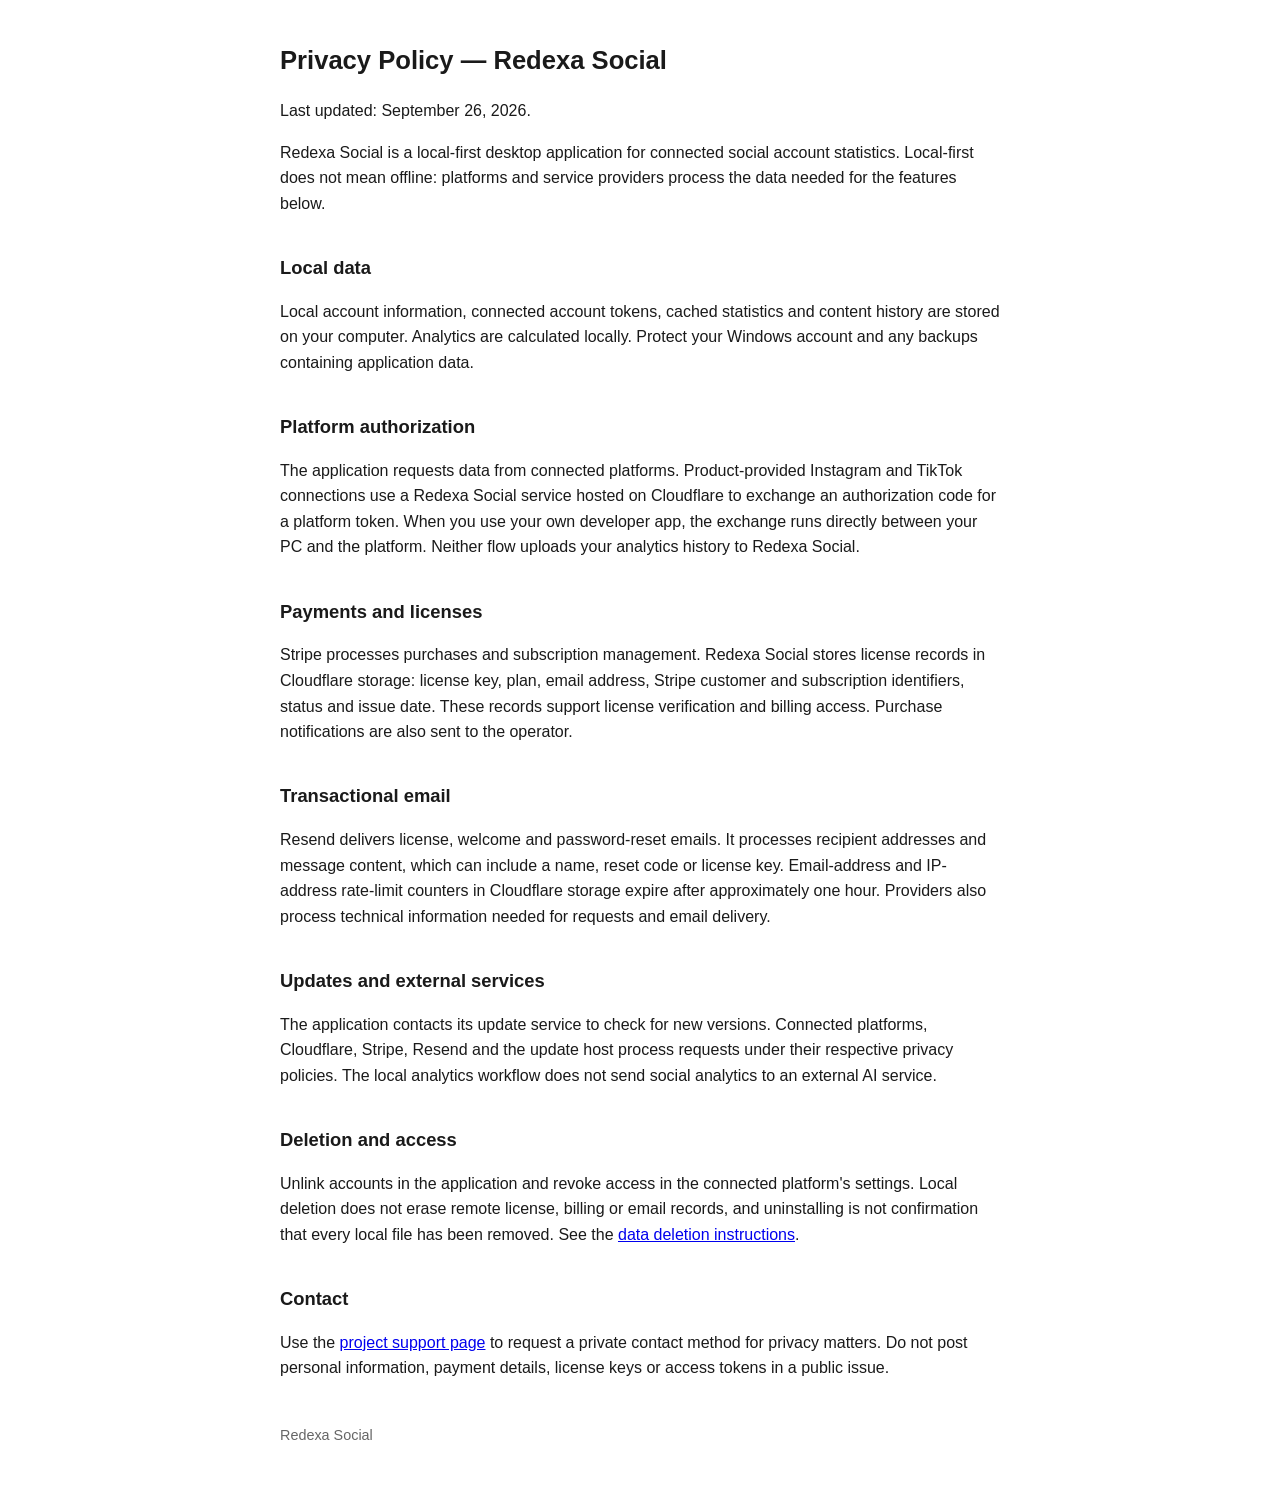
<file: docs/privacy.html>
<!doctype html>
<html lang="en">
<head>
<meta charset="utf-8">
<meta name="viewport" content="width=device-width, initial-scale=1">
<title>Privacy Policy | Redexa Social</title>
<meta name="description" content="How Redexa Social for Windows handles local analytics, platform authorization, payments, licence records and anonymous website counts, and who processes what.">
<link rel="canonical" href="https://redexa.getcertsprint.com/privacy">
<style>
  body { font-family: -apple-system, Segoe UI, Roboto, sans-serif; max-width: 720px; margin: 40px auto; padding: 0 20px; line-height: 1.6; color: #1a1a1a; }
  h1 { font-size: 1.6em; }
  h2 { font-size: 1.15em; margin-top: 2em; }
  code { background: #f2f2f2; padding: 2px 6px; border-radius: 4px; }
  footer { margin-top: 3em; font-size: 0.9em; color: #666; }
</style>
</head>
<body>
<h1>Privacy Policy — Redexa Social</h1>
<p>Last updated: September 26, 2026.</p>
<p>Redexa Social is a local-first desktop application for connected social account statistics. Local-first does not mean offline: platforms and service providers process the data needed for the features below.</p>
<h2>Local data</h2>
<p>Local account information, connected account tokens, cached statistics and content history are stored on your computer. Analytics are calculated locally. Protect your Windows account and any backups containing application data.</p>
<h2>Platform authorization</h2>
<p>The application requests data from connected platforms. Product-provided Instagram and TikTok connections use a Redexa Social service hosted on Cloudflare to exchange an authorization code for a platform token. When you use your own developer app, the exchange runs directly between your PC and the platform. Neither flow uploads your analytics history to Redexa Social.</p>
<h2>Payments and licenses</h2>
<p>Stripe processes purchases and subscription management. Redexa Social stores license records in Cloudflare storage: license key, plan, email address, Stripe customer and subscription identifiers, status and issue date. These records support license verification and billing access. Purchase notifications are also sent to the operator.</p>
<h2>Transactional email</h2>
<p>Resend delivers license, welcome and password-reset emails. It processes recipient addresses and message content, which can include a name, reset code or license key. Email-address and IP-address rate-limit counters in Cloudflare storage expire after approximately one hour. Providers also process technical information needed for requests and email delivery.</p>
<h2>Updates and external services</h2>
<p>The application contacts its update service to check for new versions. Connected platforms, Cloudflare, Stripe, Resend and the update host process requests under their respective privacy policies. The local analytics workflow does not send social analytics to an external AI service.</p>
<h2>Deletion and access</h2>
<p>Unlink accounts in the application and revoke access in the connected platform's settings. Local deletion does not erase remote license, billing or email records, and uninstalling is not confirmation that every local file has been removed. See the <a href="https://redexa.getcertsprint.com/data-deletion">data deletion instructions</a>.</p>
<h2>Contact</h2>
<p>Use the <a href="https://github.com/AurelioAvila/redexa-social/issues">project support page</a> to request a private contact method for privacy matters. Do not post personal information, payment details, license keys or access tokens in a public issue.</p>

<footer>Redexa Social</footer>
</body>
</html>
</file>
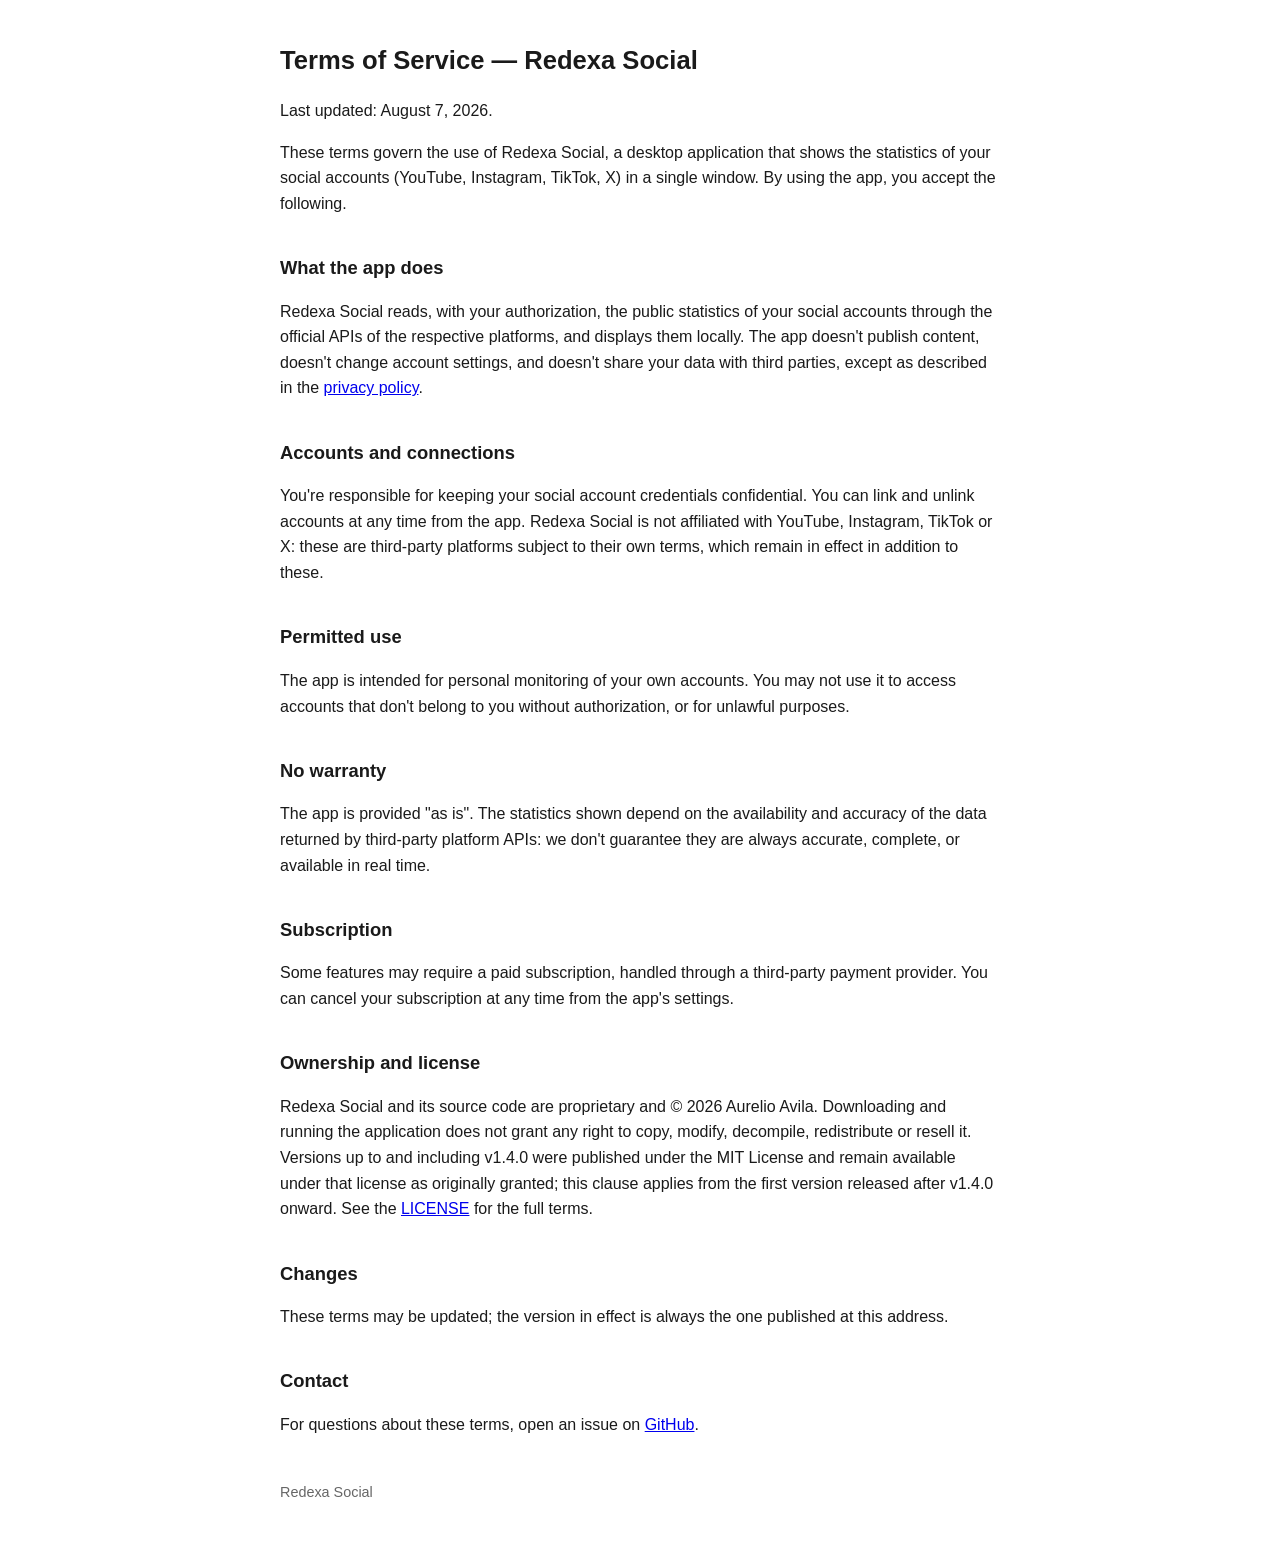
<file: docs/terms.html>
<!doctype html>
<html lang="en">
<head>
<meta charset="utf-8">
<meta name="viewport" content="width=device-width, initial-scale=1">
<title>Terms of Service | Redexa Social</title>
<meta name="description" content="The terms covering your use of Redexa Social for Windows: accounts and connections, permitted use, no warranty, subscription billing and seller details.">
<link rel="canonical" href="https://redexa.getcertsprint.com/terms">
<style>
  body { font-family: -apple-system, Segoe UI, Roboto, sans-serif; max-width: 720px; margin: 40px auto; padding: 0 20px; line-height: 1.6; color: #1a1a1a; }
  h1 { font-size: 1.6em; }
  h2 { font-size: 1.15em; margin-top: 2em; }
  footer { margin-top: 3em; font-size: 0.9em; color: #666; }
</style>
</head>
<body>
<h1>Terms of Service — Redexa Social</h1>
<p>Last updated: August 7, 2026.</p>

<p>These terms govern the use of Redexa Social, a desktop application
that shows the statistics of your social accounts (YouTube, Instagram,
TikTok, X) in a single window. By using the app, you accept the following.</p>

<h2>What the app does</h2>
<p>Redexa Social reads, with your authorization, the public statistics of
your social accounts through the official APIs of the respective platforms,
and displays them locally. The app doesn't publish content, doesn't change
account settings, and doesn't share your data with third parties, except as
described in the <a href="privacy.html">privacy policy</a>.</p>

<h2>Accounts and connections</h2>
<p>You're responsible for keeping your social account credentials
confidential. You can link and unlink accounts at any time from the app.
Redexa Social is not affiliated with YouTube, Instagram, TikTok or X:
these are third-party platforms subject to their own terms, which remain in
effect in addition to these.</p>

<h2>Permitted use</h2>
<p>The app is intended for personal monitoring of your own accounts. You may
not use it to access accounts that don't belong to you without
authorization, or for unlawful purposes.</p>

<h2>No warranty</h2>
<p>The app is provided "as is". The statistics shown depend on the
availability and accuracy of the data returned by third-party platform
APIs: we don't guarantee they are always accurate, complete, or available
in real time.</p>

<h2>Subscription</h2>
<p>Some features may require a paid subscription, handled through a
third-party payment provider. You can cancel your subscription at any time
from the app's settings.</p>

<h2>Ownership and license</h2>
<p>Redexa Social and its source code are proprietary and © 2026 Aurelio
Avila. Downloading and running the application does not grant any right to
copy, modify, decompile, redistribute or resell it. Versions up to and
including v1.4.0 were published under the MIT License and remain available
under that license as originally granted; this clause applies from the
first version released after v1.4.0 onward. See the
<a href="https://github.com/AurelioAvila/redexa-social/blob/releases/LICENSE">LICENSE</a>
for the full terms.</p>

<h2>Changes</h2>
<p>These terms may be updated; the version in effect is always the one
published at this address.</p>

<h2>Contact</h2>
<p>For questions about these terms, open an issue on
<a href="https://github.com/AurelioAvila/redexa-social/issues">GitHub</a>.</p>

<footer>Redexa Social</footer>
</body>
</html>
</file>
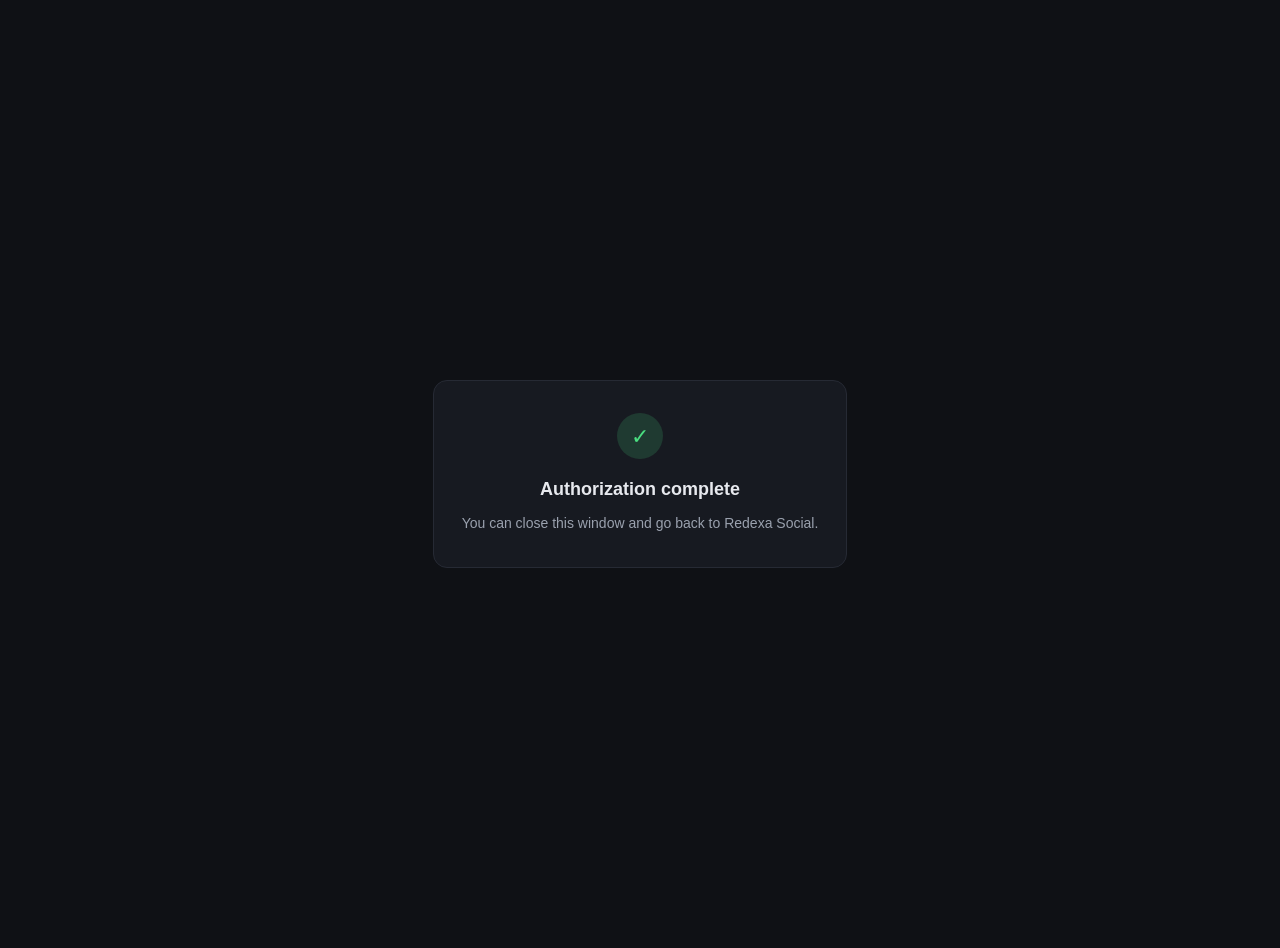
<file: docs/tiktok-callback.html>
<!doctype html>
<html lang="en">
<head>
<meta charset="utf-8">
<meta name="viewport" content="width=device-width, initial-scale=1">
<meta name="robots" content="noindex">
<title>Authorization complete — Redexa Social</title>
<!--
  TikTok authorization landing page.

  Must stay deliberately dumb: no router, no redirect, no script touching
  the URL. The desktop app reads the `code` parameter from this window's
  address bar, so any client-side rewrite would lose the code and leave
  the connection hanging.

  The code is never shown or sent anywhere: it stays in the URL, which
  only ever lives inside the app's own window.
-->
<style>
  :root { color-scheme: dark; }
  body {
    margin: 0; min-height: 100vh;
    display: flex; align-items: center; justify-content: center;
    background: #0f1115; color: #e7e9ee;
    font: 15px/1.6 -apple-system, "Segoe UI", Roboto, Helvetica, Arial, sans-serif;
    padding: 24px;
  }
  .card {
    max-width: 380px; text-align: center;
    background: #171a21; border: 1px solid #262a34;
    border-radius: 14px; padding: 32px 28px;
  }
  .mark {
    width: 46px; height: 46px; margin: 0 auto 16px;
    display: flex; align-items: center; justify-content: center;
    border-radius: 50%; background: rgba(74, 222, 128, .16);
    color: #4ade80; font-size: 22px;
  }
  h1 { margin: 0 0 8px; font-size: 18px; }
  p { margin: 0; color: #9aa1ae; font-size: 14px; }
</style>
</head>
<body>
  <div class="card">
    <div class="mark">✓</div>
    <h1>Authorization complete</h1>
    <p>You can close this window and go back to Redexa Social.</p>
  </div>
</body>
</html>
</file>
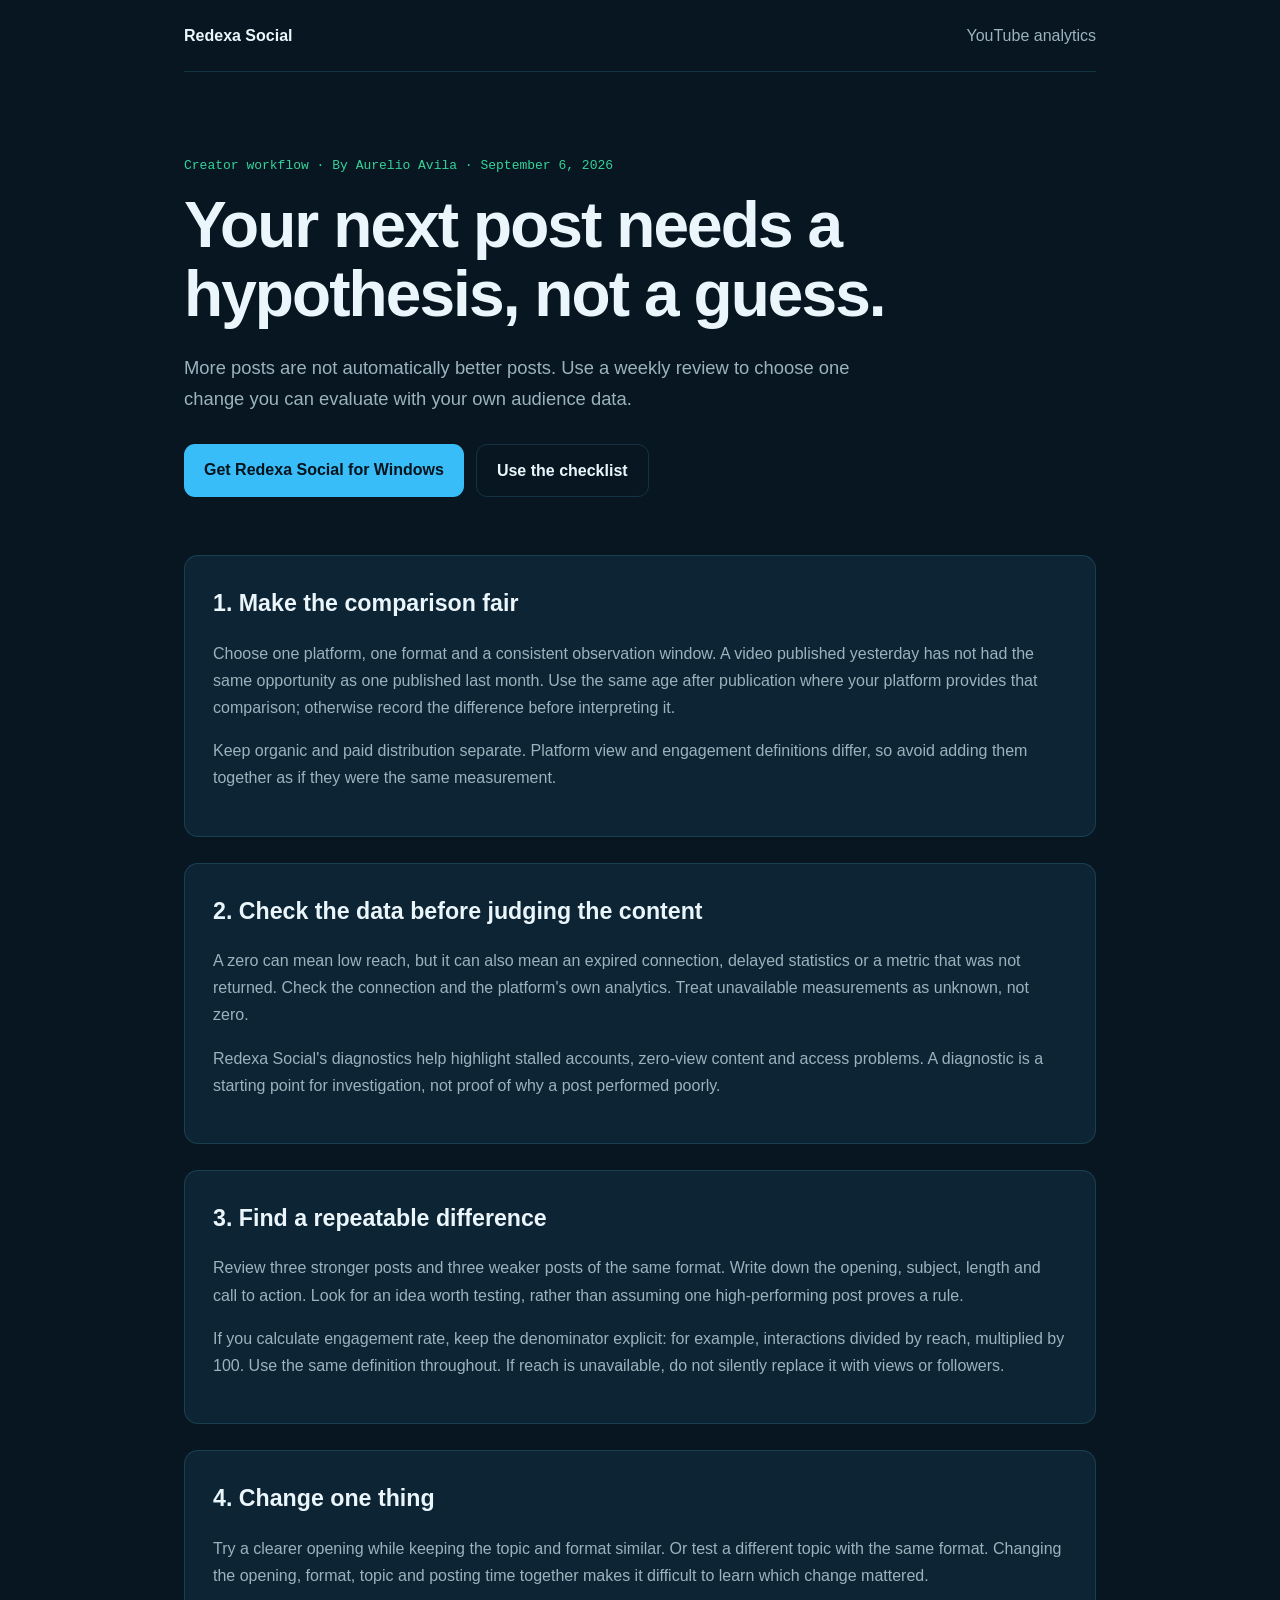
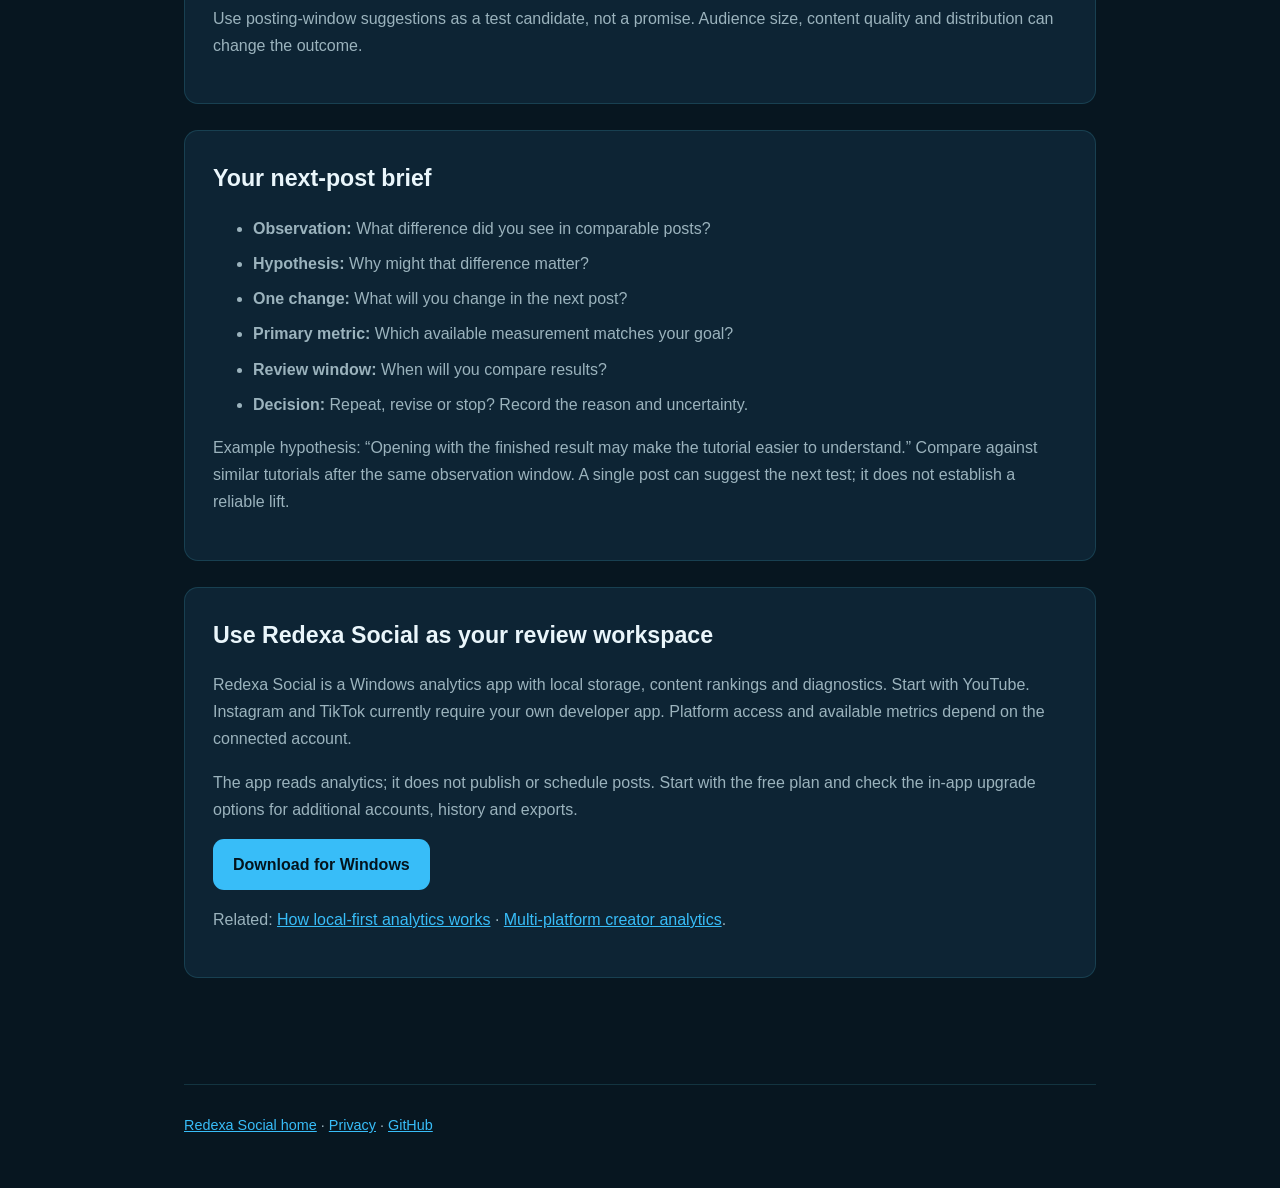
<file: docs/weekly-social-media-review.html>
<!doctype html>
<html lang="en"><head>
<meta charset="utf-8"><meta name="viewport" content="width=device-width, initial-scale=1">
<title>Weekly social media review checklist | Redexa Social</title>
<meta name="description" content="A weekly analytics review for creators: compare posts fairly, check the data before blaming the content, and choose one measurable change to test next.">
<link rel="canonical" href="https://redexa.getcertsprint.com/weekly-social-media-review">
<meta property="og:type" content="article"><meta property="og:title" content="Your next post needs a hypothesis, not a guess.">
<meta property="og:description" content="A weekly analytics review for creators: compare posts fairly, check the data before blaming the content, and choose one measurable change to test next.">
<meta property="og:url" content="https://redexa.getcertsprint.com/weekly-social-media-review">
<meta property="og:image" content="https://redexa.getcertsprint.com/redexa-social-overview.png"><meta property="og:image:width" content="1269"><meta property="og:image:height" content="714">
<link rel="stylesheet" href="guide.css"><link rel="icon" href="app-icon-1024.png">
</head><body><div class="wrap"><header><a class="brand" href="./">Redexa Social</a><nav><a href="youtube-analytics-dashboard.html">YouTube analytics</a></nav></header>
<main><p class="label">Creator workflow · By Aurelio Avila · September 6, 2026</p>
<h1>Your next post needs a hypothesis, not a guess.</h1>
<p class="lead">More posts are not automatically better posts. Use a weekly review to choose one change you can evaluate with your own audience data.</p>
<div class="actions"><a class="button" href="https://redexa.getcertsprint.com/download">Get Redexa Social for Windows</a><a class="button secondary" href="#checklist">Use the checklist</a></div>
<section id="checklist"><h2>1. Make the comparison fair</h2><p>Choose one platform, one format and a consistent observation window. A video published yesterday has not had the same opportunity as one published last month. Use the same age after publication where your platform provides that comparison; otherwise record the difference before interpreting it.</p><p>Keep organic and paid distribution separate. Platform view and engagement definitions differ, so avoid adding them together as if they were the same measurement.</p></section>
<section><h2>2. Check the data before judging the content</h2><p>A zero can mean low reach, but it can also mean an expired connection, delayed statistics or a metric that was not returned. Check the connection and the platform's own analytics. Treat unavailable measurements as unknown, not zero.</p><p>Redexa Social's diagnostics help highlight stalled accounts, zero-view content and access problems. A diagnostic is a starting point for investigation, not proof of why a post performed poorly.</p></section>
<section><h2>3. Find a repeatable difference</h2><p>Review three stronger posts and three weaker posts of the same format. Write down the opening, subject, length and call to action. Look for an idea worth testing, rather than assuming one high-performing post proves a rule.</p><p>If you calculate engagement rate, keep the denominator explicit: for example, interactions divided by reach, multiplied by 100. Use the same definition throughout. If reach is unavailable, do not silently replace it with views or followers.</p></section>
<section><h2>4. Change one thing</h2><p>Try a clearer opening while keeping the topic and format similar. Or test a different topic with the same format. Changing the opening, format, topic and posting time together makes it difficult to learn which change mattered.</p><p>Use posting-window suggestions as a test candidate, not a promise. Audience size, content quality and distribution can change the outcome.</p></section>
<section><h2>Your next-post brief</h2><ul><li><strong>Observation:</strong> What difference did you see in comparable posts?</li><li><strong>Hypothesis:</strong> Why might that difference matter?</li><li><strong>One change:</strong> What will you change in the next post?</li><li><strong>Primary metric:</strong> Which available measurement matches your goal?</li><li><strong>Review window:</strong> When will you compare results?</li><li><strong>Decision:</strong> Repeat, revise or stop? Record the reason and uncertainty.</li></ul><p>Example hypothesis: “Opening with the finished result may make the tutorial easier to understand.” Compare against similar tutorials after the same observation window. A single post can suggest the next test; it does not establish a reliable lift.</p></section>
<section><h2>Use Redexa Social as your review workspace</h2><p>Redexa Social is a Windows analytics app with local storage, content rankings and diagnostics. Start with YouTube. Instagram and TikTok currently require your own developer app. Platform access and available metrics depend on the connected account.</p><p>The app reads analytics; it does not publish or schedule posts. Start with the free plan and check the in-app upgrade options for additional accounts, history and exports.</p><p><a class="button" href="https://redexa.getcertsprint.com/download">Download for Windows</a></p><p>Related: <a href="local-first-social-media-analytics.html">How local-first analytics works</a> · <a href="multi-platform-creator-analytics.html">Multi-platform creator analytics</a>.</p></section>
</main><footer><a href="./">Redexa Social home</a> · <a href="privacy.html">Privacy</a> · <a href="https://github.com/AurelioAvila/redexa-social">GitHub</a></footer></div></body></html>
</file>
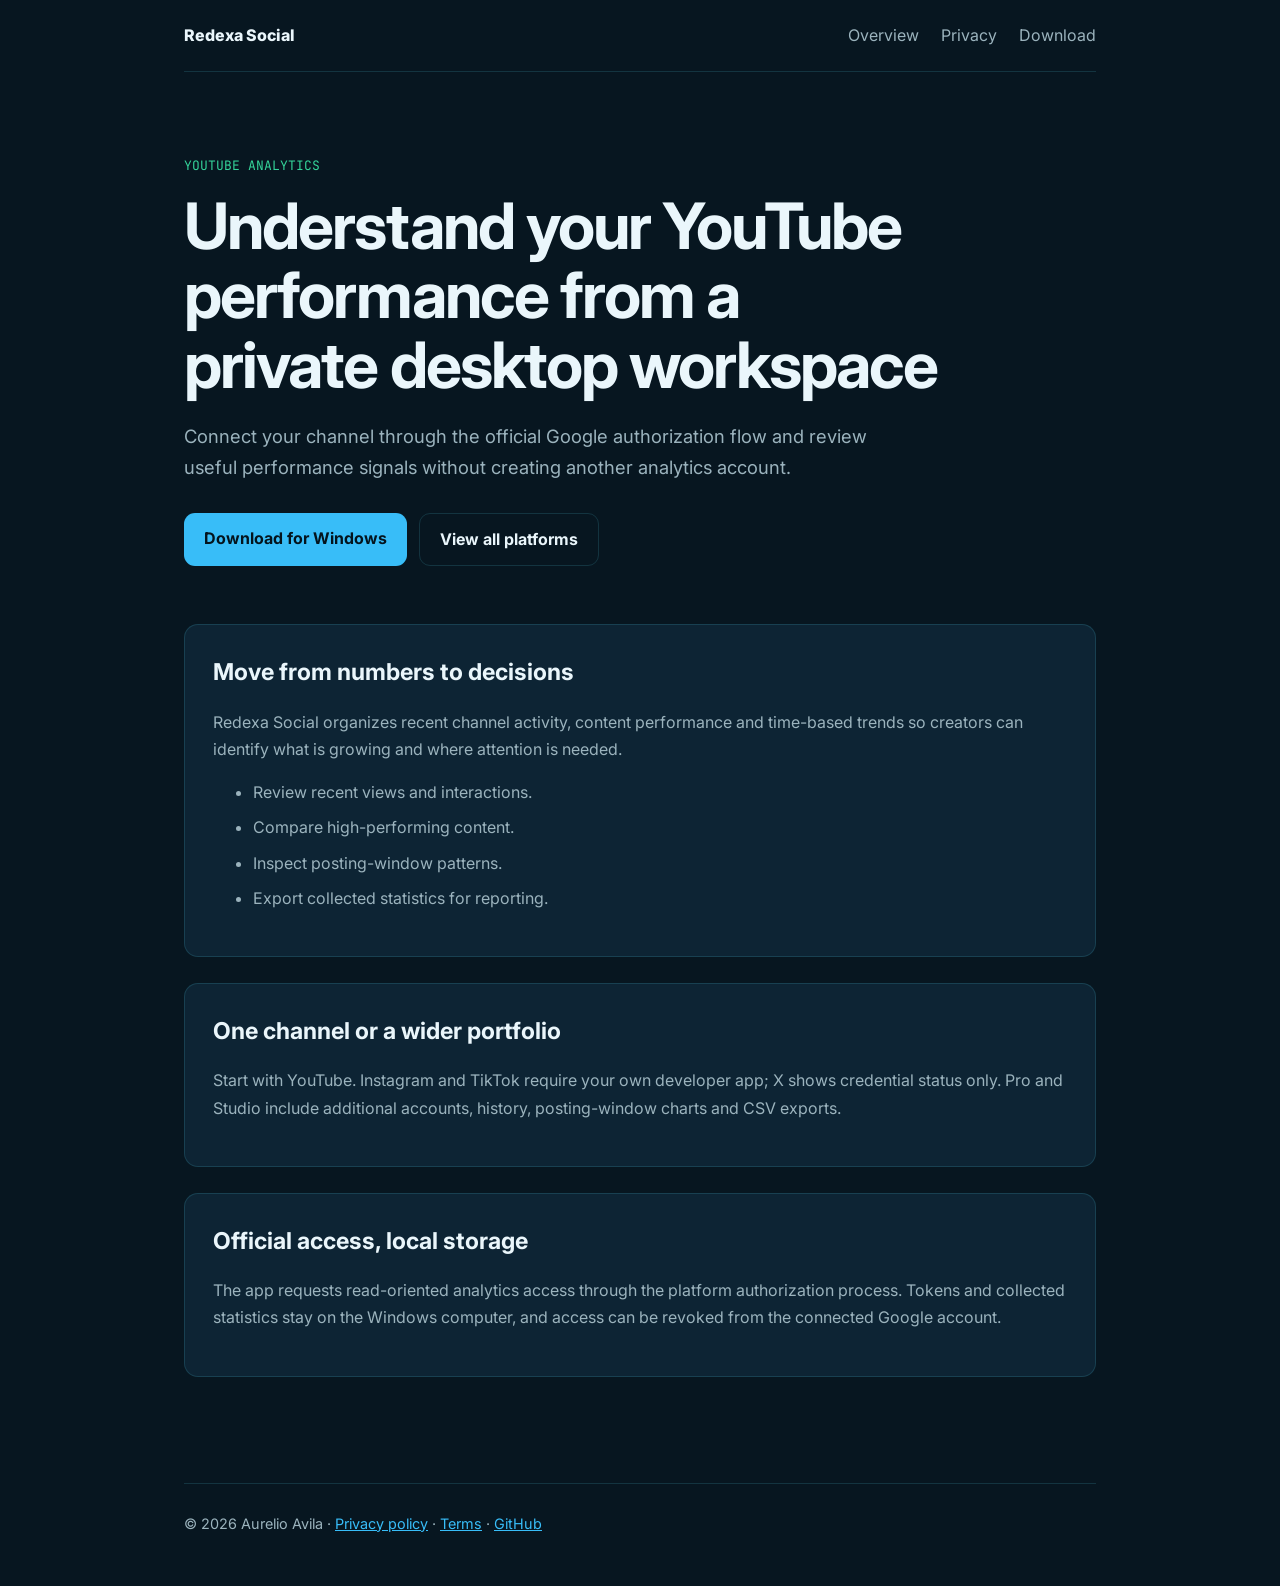
<file: docs/youtube-analytics-dashboard.html>
<!doctype html><html lang="en"><head><meta charset="utf-8"><meta name="viewport" content="width=device-width,initial-scale=1">
<title>YouTube analytics dashboard for Windows | Redexa Social</title>
<meta name="description" content="Track subscriber growth, recent views and top videos in a private YouTube analytics dashboard for Windows 10 and 11. Read-only access, free to start.">
<link rel="canonical" href="https://redexa.getcertsprint.com/youtube-analytics-dashboard">
<meta property="og:type" content="article"><meta property="og:title" content="Private YouTube Analytics Dashboard for Windows"><meta property="og:description" content="Track subscriber growth, recent views and top videos in a private YouTube analytics dashboard for Windows 10 and 11. Read-only access, free to start."><meta property="og:url" content="https://redexa.getcertsprint.com/youtube-analytics-dashboard"><meta property="og:image" content="https://redexa.getcertsprint.com/redexa-social-overview.png"><meta property="og:image:width" content="1269"><meta property="og:image:height" content="714">
<link rel="stylesheet" href="guide.css"><link rel="icon" href="app-icon-1024.png"><link rel="preconnect" href="https://fonts.googleapis.com"><link rel="preconnect" href="https://fonts.gstatic.com" crossorigin><link href="https://fonts.googleapis.com/css2?family=Inter:wght@400;500;700;800&family=JetBrains+Mono:wght@500&display=swap" rel="stylesheet">
</head><body><div class="wrap"><header><a class="brand" href="index.html">Redexa Social</a><nav><a href="index.html">Overview</a><a href="privacy.html">Privacy</a><a href="https://redexa.getcertsprint.com/download">Download</a></nav></header><main>
<p class="label">YOUTUBE ANALYTICS</p><h1>Understand your YouTube performance from a private desktop workspace</h1><p class="lead">Connect your channel through the official Google authorization flow and review useful performance signals without creating another analytics account.</p><div class="actions"><a class="button" href="https://redexa.getcertsprint.com/download">Download for Windows</a><a class="button secondary" href="index.html">View all platforms</a></div>
<section><h2>Move from numbers to decisions</h2><p>Redexa Social organizes recent channel activity, content performance and time-based trends so creators can identify what is growing and where attention is needed.</p><ul><li>Review recent views and interactions.</li><li>Compare high-performing content.</li><li>Inspect posting-window patterns.</li><li>Export collected statistics for reporting.</li></ul></section>
<section><h2>One channel or a wider portfolio</h2><p>Start with YouTube. Instagram and TikTok require your own developer app; X shows credential status only. Pro and Studio include additional accounts, history, posting-window charts and CSV exports.</p></section>
<section><h2>Official access, local storage</h2><p>The app requests read-oriented analytics access through the platform authorization process. Tokens and collected statistics stay on the Windows computer, and access can be revoked from the connected Google account.</p></section>
</main><footer>© 2026 Aurelio Avila · <a href="privacy.html">Privacy policy</a> · <a href="terms.html">Terms</a> · <a href="https://github.com/AurelioAvila/redexa-social">GitHub</a></footer></div></body></html>
</file>
<file: docs/guide.css>
:root { --bg:#071620; --panel:#0d2434; --line:rgba(94,230,255,.14); --text:#eaf6fb; --muted:#9bb3bd; --accent:#38bdf8; --accent2:#34d399; }
* { box-sizing:border-box; }
body { margin:0; background:var(--bg); color:var(--text); font-family:Inter,-apple-system,BlinkMacSystemFont,"Segoe UI",sans-serif; line-height:1.7; }
a { color:var(--accent); }
.wrap { max-width:960px; margin:0 auto; padding:0 24px; }
header { display:flex; justify-content:space-between; align-items:center; padding:22px 0; border-bottom:1px solid var(--line); }
.brand { color:var(--text); text-decoration:none; font-weight:800; }
nav a { color:var(--muted); text-decoration:none; margin-left:22px; }
main { padding:70px 0 80px; }
.label { color:var(--accent2); font-family:"JetBrains Mono",monospace; font-size:13px; }
h1 { max-width:760px; margin:14px 0 22px; font-size:clamp(2.2rem,6vw,4rem); line-height:1.08; letter-spacing:-.03em; }
.lead { max-width:720px; color:var(--muted); font-size:1.15rem; }
.actions { display:flex; flex-wrap:wrap; gap:12px; margin:30px 0 58px; }
.button { display:inline-block; padding:12px 20px; border-radius:11px; text-decoration:none; font-weight:700; background:var(--accent); color:#04141d; }
.button.secondary { background:transparent; color:var(--text); border:1px solid var(--line); }
section { margin:26px 0; padding:28px; background:var(--panel); border:1px solid var(--line); border-radius:14px; }
h2 { margin:0 0 12px; font-size:1.45rem; }
p,li { color:var(--muted); }
li { margin:8px 0; }
footer { border-top:1px solid var(--line); padding:28px 0 50px; color:var(--muted); font-size:.9rem; }
@media(max-width:640px){nav{display:none}main{padding-top:48px}section{padding:22px}}
</file>
